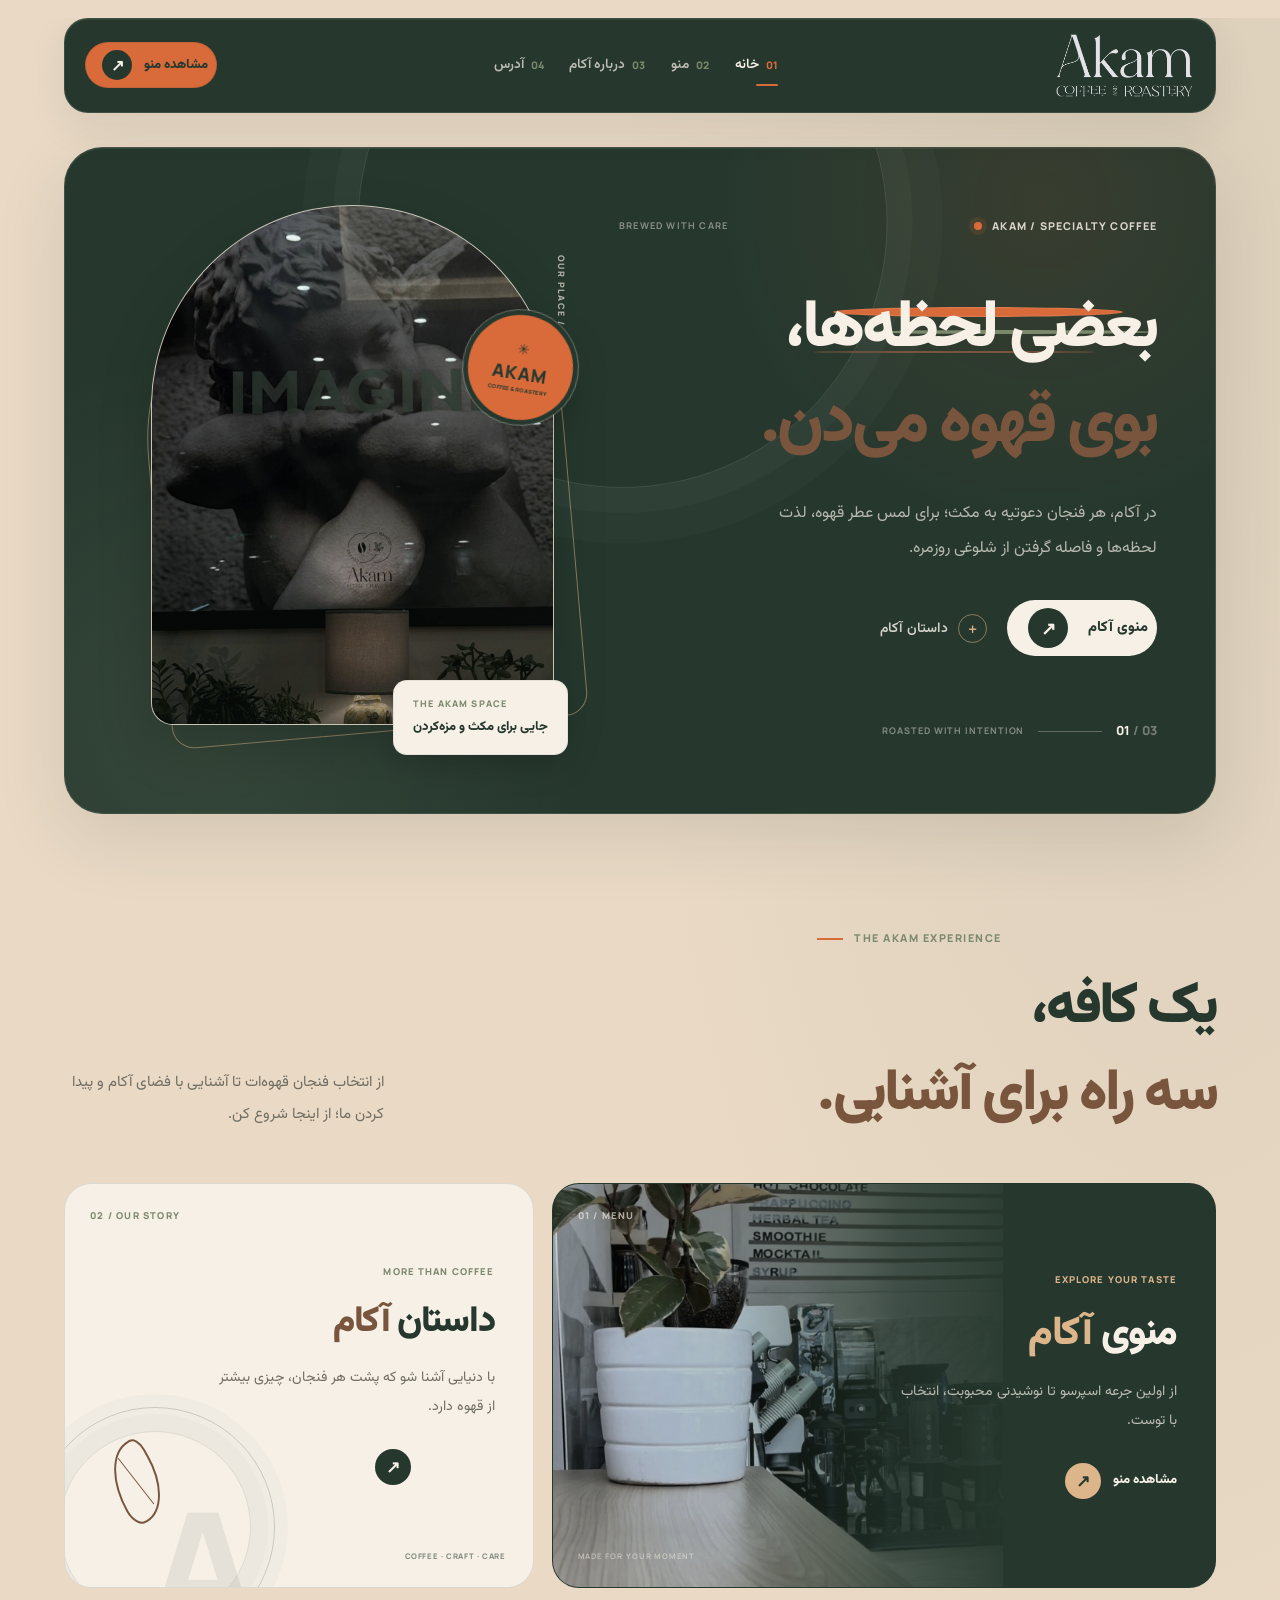
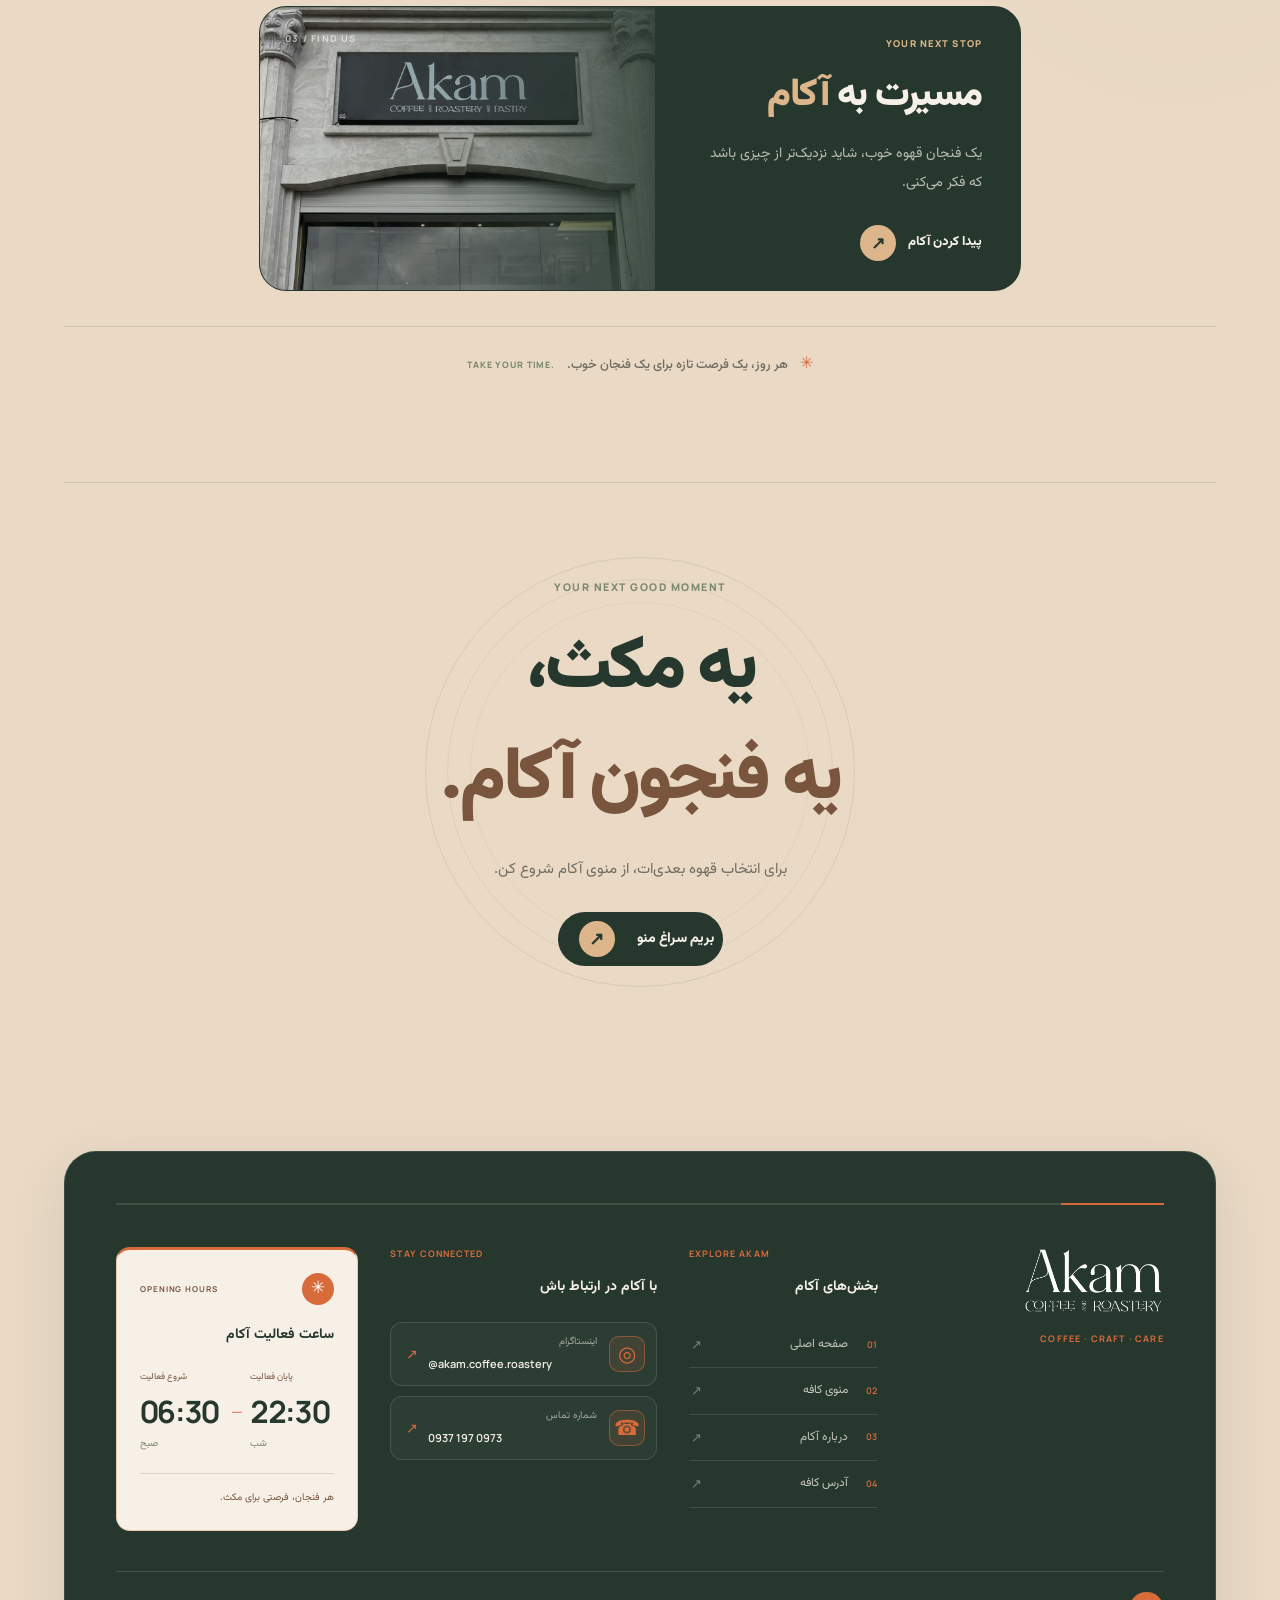
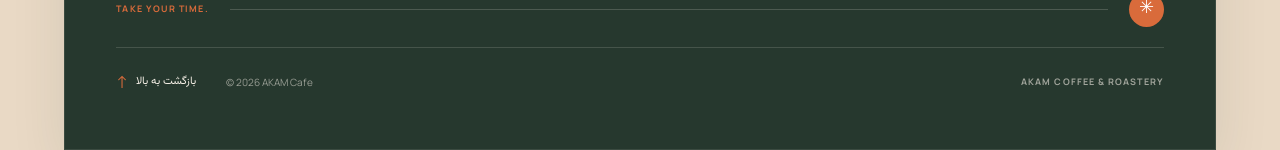
<file: index.html>
<!doctype html>
<html lang="fa" dir="rtl">
  <head>
    <meta charset="UTF-8" />

    <meta name="viewport" content="width=device-width, initial-scale=1.0" />

    <meta name="theme-color" content="#E9D9C5" />

    <meta
      name="description"
      content="به آکام خوش آمدید؛ تجربه‌ای متفاوت از قهوه و لحظه‌های خوب."
    />

    <title>آکام | AKAM Coffee</title>

    <!-- Font connection -->
    <link rel="preconnect" href="https://fonts.googleapis.com" />

    <link rel="preconnect" href="https://fonts.gstatic.com" crossorigin />

    <!-- Persian and English fonts -->
    <link
      href="https://fonts.googleapis.com/css2?family=Manrope:wght@200..800&family=Vazirmatn:wght@100..900&display=swap"
      rel="stylesheet"
    />

    <!-- Main stylesheet -->
    <link rel="stylesheet" href="styles/main.css" />

    <!-- Main JavaScript -->
    <script src="scripts/main.js" defer></script>
  </head>

  <body id="top">
    <div class="site-wrapper">
      <!-- Header -->

      <!-- Header -->
      <header class="site-header" id="home">
        <a class="brand" href="/" aria-label="آکام، صفحه اصلی">
          <img
            class="brand__logo"
            src="assets/images/akam-wordmark.png"
            alt="آکام، قهوه و رستری"
            width="551"
            height="261"
          />
        </a>

        <nav class="site-nav" id="primary-navigation" aria-label="منوی اصلی">
          <a class="site-nav__link site-nav__link--active" href="#home">
            <span class="site-nav__index">01</span>
            خانه
          </a>

          <a class="site-nav__link" href="pages/menu.html">
            <span class="site-nav__index">02</span>
            منو
          </a>

          <a class="site-nav__link" href="pages/about.html">
            <span class="site-nav__index">03</span>
            درباره آکام
          </a>

          <a class="site-nav__link" href="pages/location.html">
            <span class="site-nav__index">04</span>
            آدرس
          </a>
        </nav>

        <div class="site-header__actions">
          <a class="header-cta" href="pages/menu.html">
            <span>مشاهده منو</span>

            <span class="header-cta__icon" aria-hidden="true"> ↗&#xfe0e; </span>
          </a>

          <button
            class="menu-toggle"
            type="button"
            aria-label="باز کردن منو"
            aria-controls="primary-navigation"
            aria-expanded="false"
          >
            <span></span>
            <span></span>
          </button>
        </div>
      </header>

      <!-- Main content -->
      <main id="main-content">
        <!-- Hero section -->
        <!-- AKAM — HERO SECTION -->
        <section class="hero" aria-labelledby="hero-title">
          <!-- Hero content -->
          <div class="hero__content">
            <div class="hero__topline">
              <p class="hero__eyebrow">
                <span class="hero__eyebrow-dot"></span>
                AKAM / SPECIALTY COFFEE
              </p>

              <span class="hero__edition" dir="ltr"> BREWED WITH CARE </span>
            </div>

            <h1 class="hero__title" id="hero-title">
              بعضی لحظه‌ها،
              <span class="hero__title-accent"> بوی قهوه می‌دن. </span>
            </h1>

            <p class="hero__description">
              در آکام، هر فنجان دعوتیه به مکث؛ برای لمس عطر قهوه، لذت لحظه‌ها و
              فاصله گرفتن از شلوغی روزمره.
            </p>

            <div class="hero__actions">
              <a class="hero__primary-link" href="pages/menu.html">
                <span>منوی آکام</span>

                <span class="hero__primary-icon" aria-hidden="true">
                  ↗&#xfe0e;
                </span>
              </a>

              <a class="hero__secondary-link" href="pages/about.html">
                <span class="hero__secondary-icon" aria-hidden="true"> + </span>

                <span>داستان آکام</span>
              </a>
            </div>

            <div class="hero__footer">
              <span class="hero__counter" dir="ltr">
                01 <span>/ 03</span>
              </span>

              <span class="hero__footer-line"></span>

              <span class="hero__footer-label" dir="ltr">
                ROASTED WITH INTENTION
              </span>
            </div>
          </div>

          <!-- Hero image -->
          <figure class="hero__visual">
            <div class="hero__visual-backdrop"></div>

            <div class="hero__image-frame">
              <img
                src="assets/images/akam.jpg"
                alt="فضای داخلی کافه آکام، میز چوبی، گیاهان و تجهیزات آماده‌سازی قهوه"
                width="1155"
                height="2054"
                fetchpriority="high"
              />

              <div class="hero__image-overlay"></div>
            </div>

            <figcaption class="hero__image-caption">
              <span class="hero__caption-kicker" dir="ltr">
                THE AKAM SPACE
              </span>

              <span class="hero__caption-text"> جایی برای مکث و مزه‌کردن </span>
            </figcaption>

            <div class="hero__seal" aria-hidden="true">
              <span class="hero__seal-symbol">✳&#xfe0e;</span>

              <span class="hero__seal-name" dir="ltr"> AKAM </span>

              <span class="hero__seal-caption" dir="ltr">
                COFFEE & ROASTERY
              </span>
            </div>

            <span class="hero__visual-index" dir="ltr"> OUR PLACE / 01 </span>
          </figure>
        </section>

        <!-- AKAM — MAIN DESTINATIONS -->
        <section class="pathways" aria-labelledby="pathways-title">
          <header class="pathways__header" data-reveal>
            <div class="pathways__heading-group">
              <p class="pathways__eyebrow" dir="ltr">
                <span></span>
                THE AKAM EXPERIENCE
              </p>

              <h2 class="pathways__title" id="pathways-title">
                یک کافه،
                <span>سه راه برای آشنایی.</span>
              </h2>
            </div>

            <p class="pathways__intro">
              از انتخاب فنجان قهوه‌ات تا آشنایی با فضای آکام و پیدا کردن ما؛ از
              اینجا شروع کن.
            </p>
          </header>

          <div class="pathways__grid">
            <!-- 01 — MENU -->
            <a
              class="path-card path-card--menu"
              id="menu"
              href="pages/menu.html"
              data-reveal
            >
              <img
                class="path-card__image"
                src="assets/images/akam-interior.webp"
                alt=""
                width="1155"
                height="2054"
                loading="lazy"
                decoding="async"
              />

              <span class="path-card__image-shade"></span>

              <span class="path-card__index" dir="ltr"> 01 / MENU </span>

              <span class="path-card__content">
                <span class="path-card__eyebrow" dir="ltr">
                  EXPLORE YOUR TASTE
                </span>

                <h3 class="path-card__title">
                  منوی
                  <span>آکام</span>
                </h3>

                <span class="path-card__description">
                  از اولین جرعه اسپرسو تا نوشیدنی محبوبت، انتخاب با توست.
                </span>

                <span class="path-card__action">
                  <span>مشاهده منو</span>

                  <span class="path-card__arrow" aria-hidden="true">
                    ↗&#xfe0e;
                  </span>
                </span>
              </span>

              <span class="path-card__side-note" dir="ltr">
                MADE FOR YOUR MOMENT
              </span>
            </a>

            <!-- 02 — ABOUT AKAM -->
            <a
              class="path-card path-card--story"
              id="about"
              href="pages/about.html"
              data-reveal
            >
              <span class="path-card__story-art" aria-hidden="true">
                <span class="story-art__circle"></span>
                <span class="story-art__circle story-art__circle--inner"></span>
                <span class="story-art__bean"></span>
                <span class="story-art__letter" dir="ltr">A</span>
              </span>

              <span class="path-card__index" dir="ltr"> 02 / OUR STORY </span>

              <span class="path-card__content">
                <span class="path-card__eyebrow" dir="ltr">
                  MORE THAN COFFEE
                </span>

                <h3 class="path-card__title">
                  داستان
                  <span>آکام</span>
                </h3>

                <span class="path-card__description">
                  با دنیایی آشنا شو که پشت هر فنجان، چیزی بیشتر از قهوه دارد.
                </span>

                <span class="path-card__action">
                  <span>بیشتر بشناس</span>

                  <span class="path-card__arrow" aria-hidden="true">
                    ↗&#xfe0e;
                  </span>
                </span>
              </span>

              <span class="path-card__story-mark" dir="ltr">
                COFFEE · CRAFT · CARE
              </span>
            </a>

            <!-- 03 — LOCATION -->
            <a
              class="path-card path-card--location"
              id="location"
              href="pages/location.html"
              data-reveal
            >
              <img
                class="path-card__image"
                src="assets/images/akam-exterior.webp"
                alt=""
                width="928"
                height="1648"
                loading="lazy"
                decoding="async"
              />

              <span class="path-card__image-shade"></span>

              <span class="path-card__index" dir="ltr"> 03 / FIND US </span>

              <span class="path-card__content">
                <span class="path-card__eyebrow" dir="ltr">
                  YOUR NEXT STOP
                </span>

                <h3 class="path-card__title">
                  مسیرت به
                  <span>آکام</span>
                </h3>

                <span class="path-card__description">
                  یک فنجان قهوه خوب، شاید نزدیک‌تر از چیزی باشد که فکر می‌کنی.
                </span>

                <span class="path-card__action">
                  <span>پیدا کردن آکام</span>

                  <span class="path-card__arrow" aria-hidden="true">
                    ↗&#xfe0e;
                  </span>
                </span>
              </span>
            </a>
          </div>

          <div class="pathways__bottom-note" data-reveal>
            <span class="pathways__bottom-symbol" aria-hidden="true">
              ✳&#xfe0e;
            </span>

            <p>هر روز، یک فرصت تازه برای یک فنجان خوب.</p>

            <span class="pathways__bottom-en" dir="ltr"> TAKE YOUR TIME. </span>
          </div>
        </section>

        <!-- AKAM — FINAL CALL TO ACTION -->
        <section
          class="home-note"
          aria-labelledby="home-note-title"
          data-reveal
        >
          <div class="home-note__ornament" aria-hidden="true">
            <span></span>
            <span></span>
            <span></span>
          </div>

          <p class="home-note__eyebrow" dir="ltr">YOUR NEXT GOOD MOMENT</p>

          <h2 class="home-note__title" id="home-note-title">
            یه مکث،
            <span>یه فنجون آکام.</span>
          </h2>

          <p class="home-note__description">
            برای انتخاب قهوه بعدی‌ات، از منوی آکام شروع کن.
          </p>

          <a class="home-note__button" href="pages/menu.html">
            <span>بریم سراغ منو</span>
            <span aria-hidden="true">↗&#xfe0e;</span>
          </a>
        </section>
      </main>

      <!-- Footer will be added in a later step -->

      <!-- AKAM — FOOTER -->

      <!-- =========================================
     AKAM — REDESIGNED SHARED FOOTER
========================================= -->

      <footer class="site-footer site-footer--full akam-footer">
        <!-- Orange brand accent -->
        <div class="akam-footer__accent" aria-hidden="true">
          <span></span>
        </div>

        <!-- Main footer grid -->
        <div class="akam-footer__main">
          <!-- 01. Brand -->
          <div class="akam-footer__brand">
            <a
              class="akam-footer__logo-link"
              href="/index.html"
              aria-label="صفحه اصلی آکام"
            >
              <img
                class="akam-footer__logo"
                src="assets/images/akam-wordmark.png"
                alt="آکام، قهوه و رستری"
                width="551"
                height="261"
                loading="lazy"
                decoding="async"
              />
            </a>

            <span class="akam-footer__brand-english" dir="ltr">
              COFFEE · CRAFT · CARE
            </span>
          </div>

          <!-- 02. Website navigation -->
          <nav class="akam-footer__nav" aria-label="پیوندهای سایت">
            <span class="akam-footer__eyebrow" dir="ltr"> EXPLORE AKAM </span>

            <h2 class="akam-footer__section-title">بخش‌های آکام</h2>

            <div class="akam-footer__nav-links">
              <a href="index.html">
                <span class="akam-footer__nav-index">01</span>
                <span class="akam-footer__nav-text">صفحه اصلی</span>
                <span class="akam-footer__nav-arrow" aria-hidden="true"
                  >↗&#xfe0e;</span
                >
              </a>

              <a href="pages/menu.html">
                <span class="akam-footer__nav-index">02</span>
                <span class="akam-footer__nav-text">منوی کافه</span>
                <span class="akam-footer__nav-arrow" aria-hidden="true"
                  >↗&#xfe0e;</span
                >
              </a>

              <a href="pages/about.html">
                <span class="akam-footer__nav-index">03</span>
                <span class="akam-footer__nav-text">درباره آکام</span>
                <span class="akam-footer__nav-arrow" aria-hidden="true"
                  >↗&#xfe0e;</span
                >
              </a>

              <a href="pages/location.html">
                <span class="akam-footer__nav-index">04</span>
                <span class="akam-footer__nav-text">آدرس کافه</span>
                <span class="akam-footer__nav-arrow" aria-hidden="true"
                  >↗&#xfe0e;</span
                >
              </a>
            </div>
          </nav>

          <!-- 03. Contact -->
          <div class="akam-footer__contact">
            <span class="akam-footer__eyebrow" dir="ltr"> STAY CONNECTED </span>

            <h2 class="akam-footer__section-title">با آکام در ارتباط باش</h2>

            <!-- Instagram -->
            <a
              class="akam-footer__contact-link"
              href="https://www.instagram.com/akam.coffee.roastery/"
              target="_blank"
              rel="noopener noreferrer"
              aria-label="صفحه اینستاگرام آکام"
            >
              <span class="akam-footer__contact-icon" aria-hidden="true">
                ◎
              </span>

              <span class="akam-footer__contact-text">
                <span class="akam-footer__contact-label"> اینستاگرام </span>

                <span class="akam-footer__contact-value" dir="ltr">
                  @akam.coffee.roastery
                </span>
              </span>

              <span class="akam-footer__contact-arrow" aria-hidden="true">
                ↗&#xfe0e;
              </span>
            </a>

            <!-- Phone -->
            <a
              class="akam-footer__contact-link"
              href="tel:+989301970973"
              aria-label="تماس تلفنی با آکام"
            >
              <span class="akam-footer__contact-icon" aria-hidden="true">
                ☎&#xfe0e;
              </span>

              <span class="akam-footer__contact-text">
                <span class="akam-footer__contact-label"> شماره تماس </span>

                <span class="akam-footer__contact-value" dir="ltr">
                  0937 197 0973
                </span>
              </span>

              <span class="akam-footer__contact-arrow" aria-hidden="true">
                ↗&#xfe0e;
              </span>
            </a>
          </div>

          <!-- 04. Opening hours -->
          <section
            class="akam-footer__hours"
            aria-labelledby="akam-footer-hours-title"
          >
            <div class="akam-footer__hours-header">
              <span class="akam-footer__hours-mark" aria-hidden="true">
                ✳&#xfe0e;
              </span>

              <span class="akam-footer__hours-label" dir="ltr">
                OPENING HOURS
              </span>
            </div>

            <h2 class="akam-footer__hours-title" id="akam-footer-hours-title">
              ساعت فعالیت آکام
            </h2>

            <div class="akam-footer__hours-range" dir="ltr">
              <div class="akam-footer__hours-time">
                <span class="akam-footer__hours-time-label" dir="rtl">
                  شروع فعالیت
                </span>

                <time datetime="06:30">06:30</time>

                <span class="akam-footer__hours-period" dir="rtl"> صبح </span>
              </div>

              <span class="akam-footer__hours-separator" aria-hidden="true">
                —
              </span>

              <div class="akam-footer__hours-time">
                <span class="akam-footer__hours-time-label" dir="rtl">
                  پایان فعالیت
                </span>

                <time datetime="22:30">22:30</time>

                <span class="akam-footer__hours-period" dir="rtl"> شب </span>
              </div>
            </div>

            <div class="akam-footer__hours-bottom">
              هر فنجان، فرصتی برای مکث.
            </div>
          </section>
        </div>

        <!-- Brand signature -->
        <div class="akam-footer__signature">
          <span class="akam-footer__signature-symbol" aria-hidden="true">
            ✳&#xfe0e;
          </span>

          <span class="akam-footer__signature-line" aria-hidden="true"></span>

          <span class="akam-footer__signature-english" dir="ltr">
            TAKE YOUR TIME.
          </span>
        </div>

        <!-- Bottom strip -->
        <div class="akam-footer__bottom">
          <span class="akam-footer__bottom-brand" dir="ltr">
            AKAM COFFEE &amp; ROASTERY
          </span>

          <div class="akam-footer__bottom-actions">
            <span class="akam-footer__copyright" dir="ltr">
              © <span data-current-year>2026</span> AKAM Cafe
            </span>

            <a class="akam-footer__back-top" href="#top">
              بازگشت به بالا
              <span aria-hidden="true">↑&#xfe0e;</span>
            </a>
          </div>
        </div>
      </footer>
    </div>
  </body>
</html>
</file>
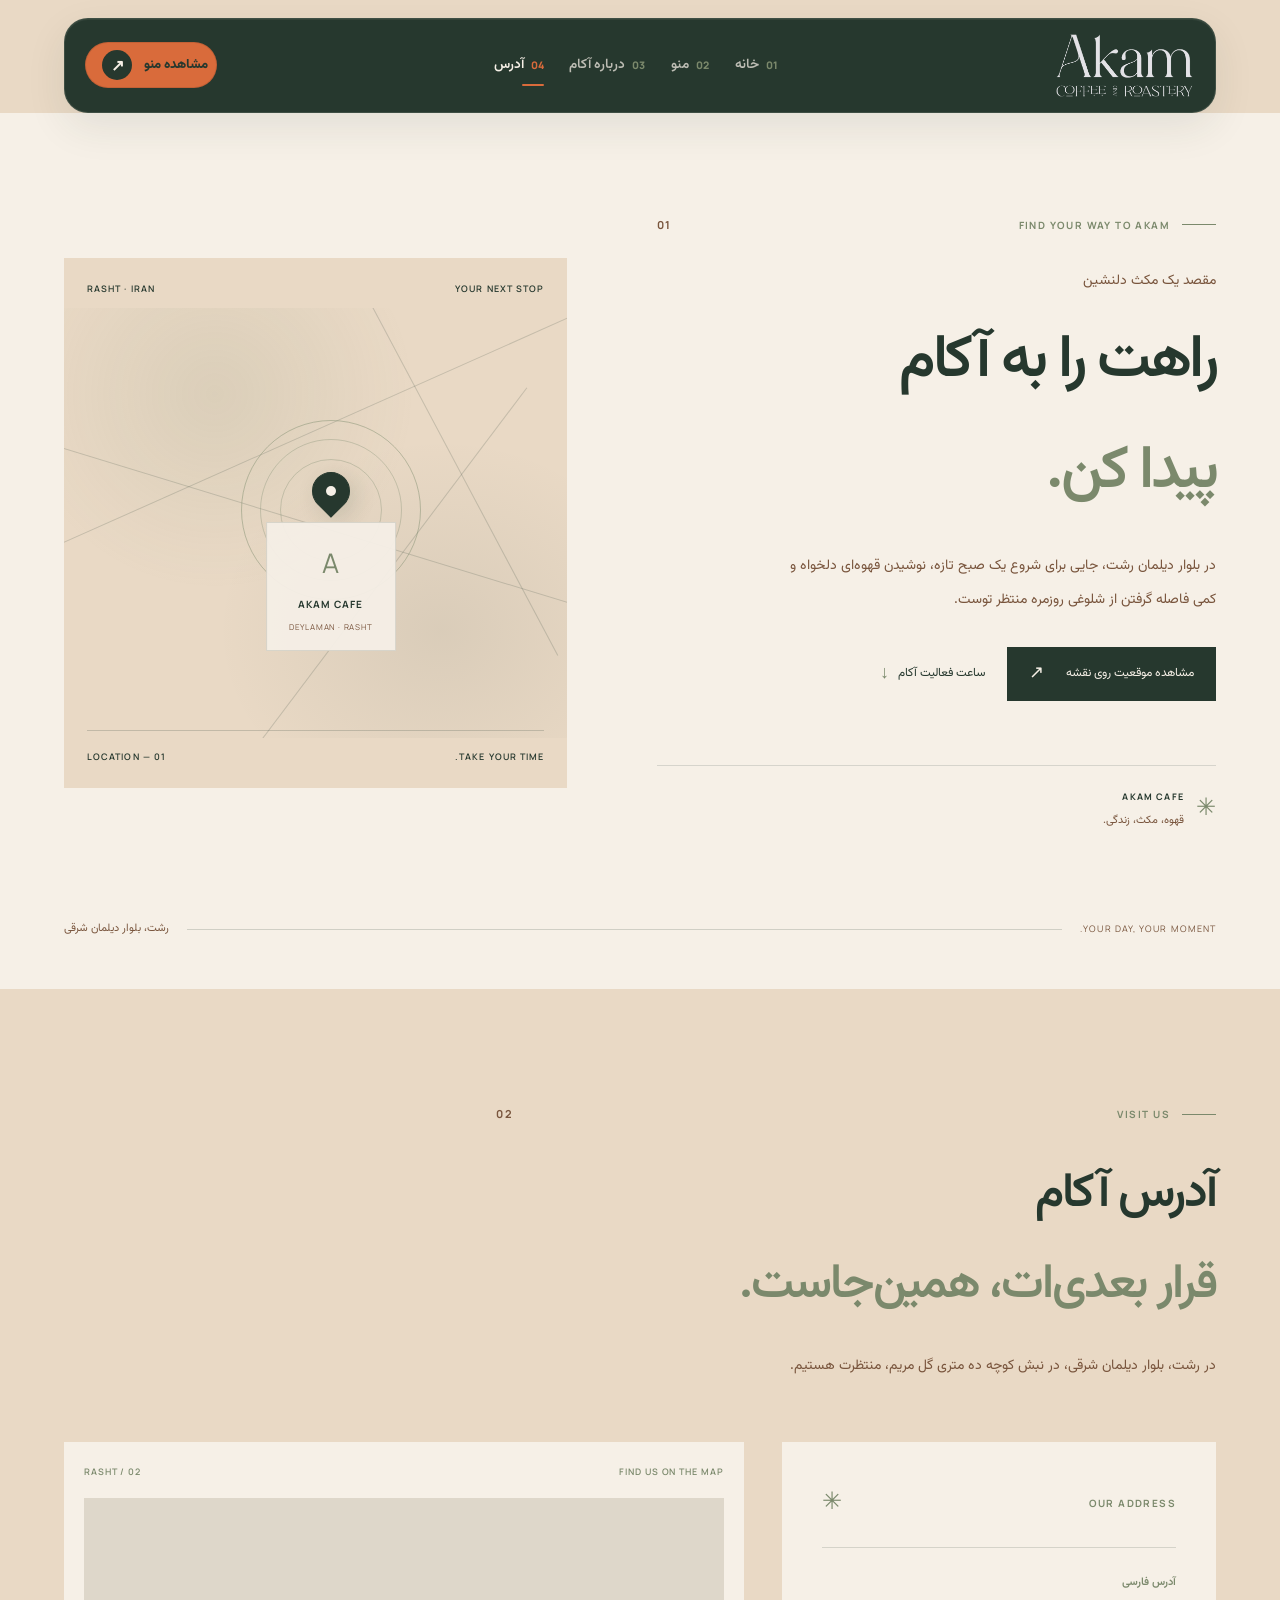
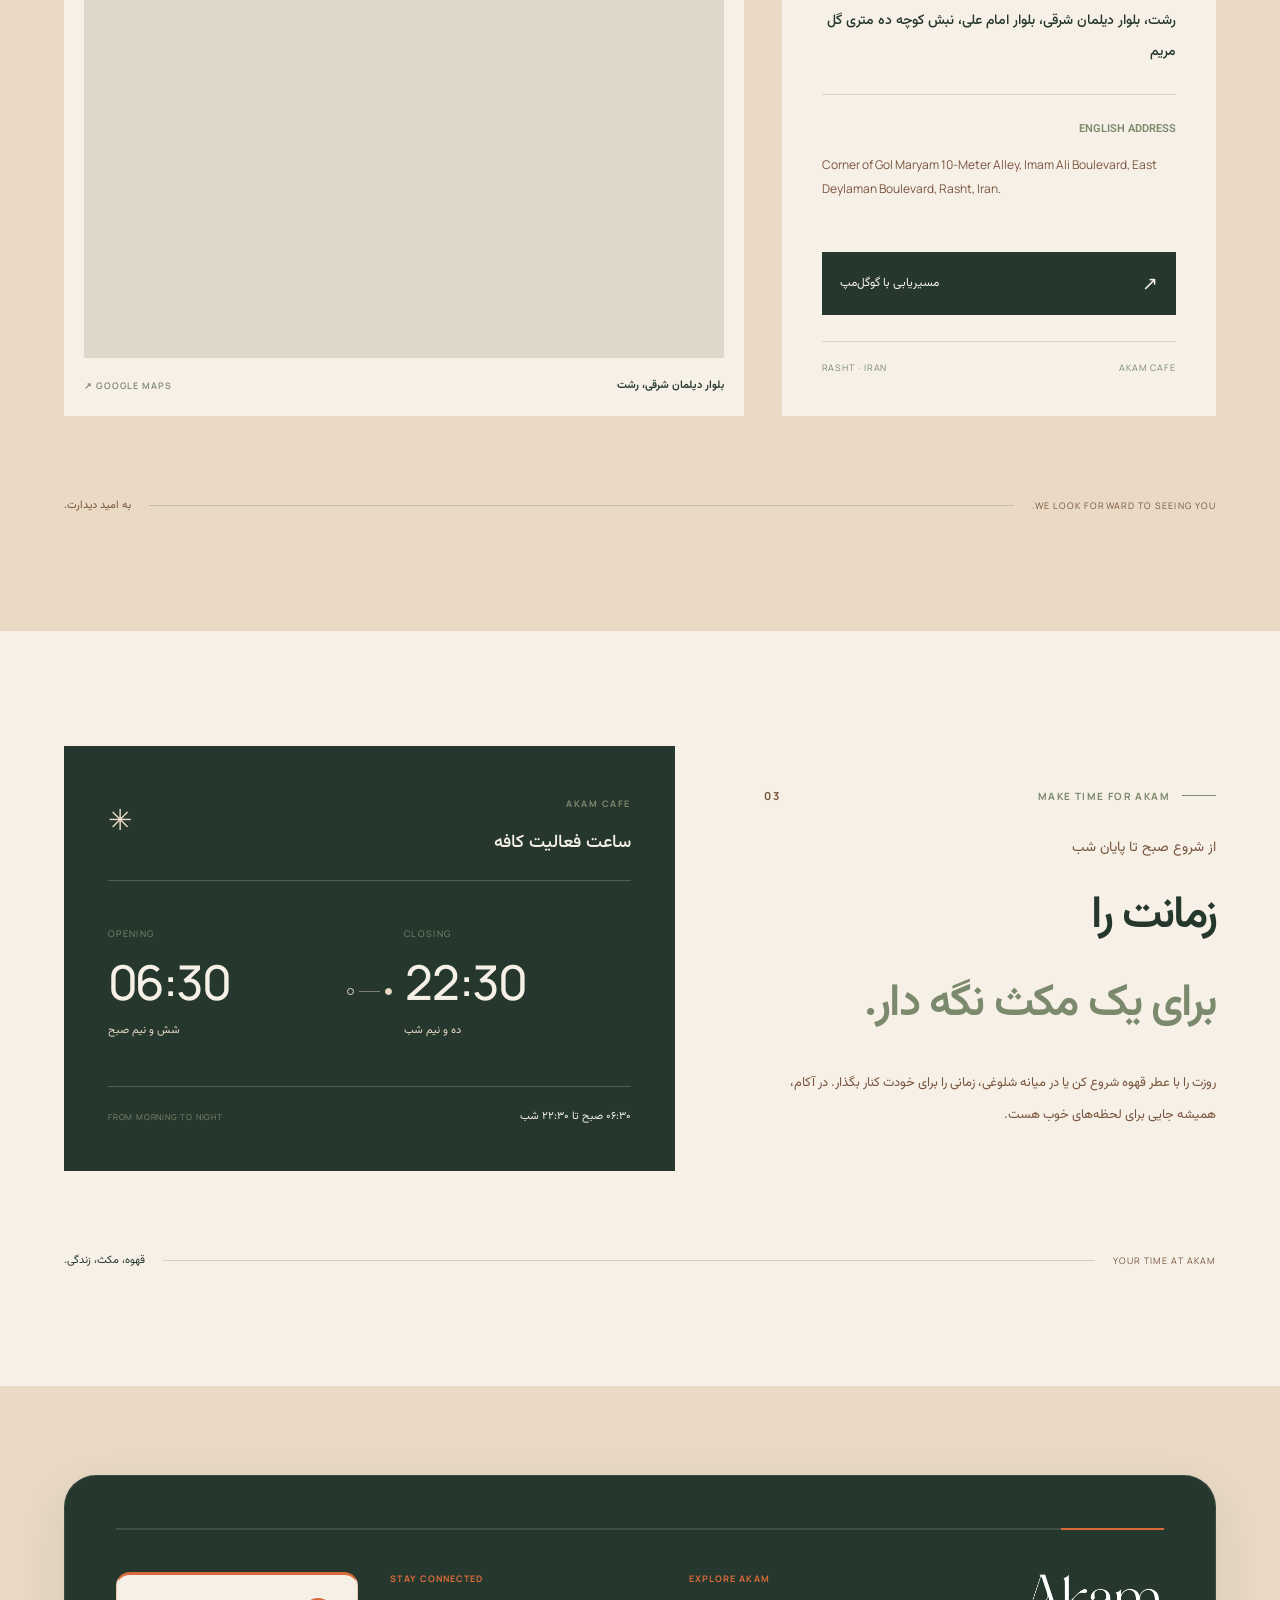
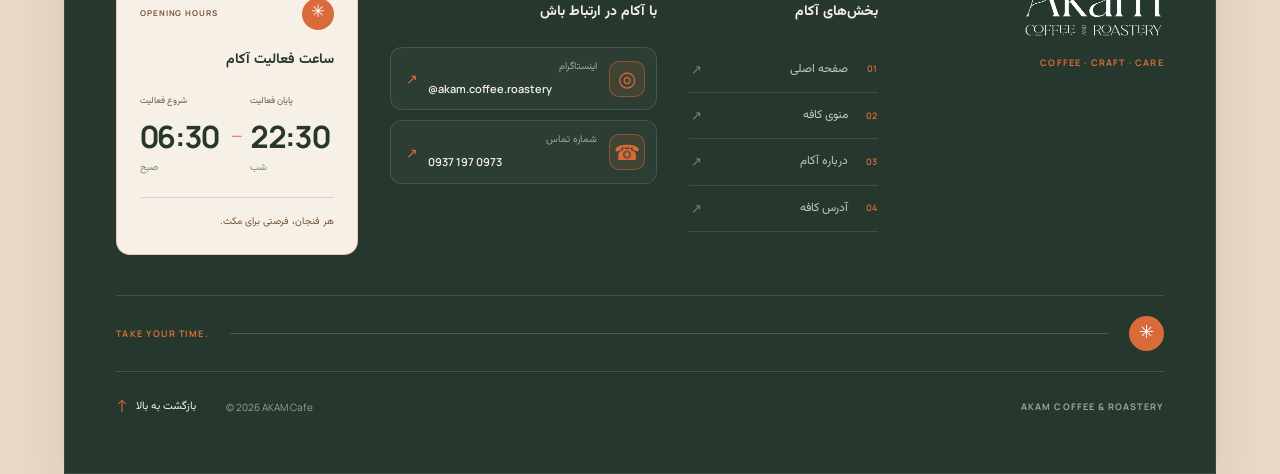
<file: pages/location.html>
<!doctype html>
<html lang="fa" dir="rtl">
  <head>
    <meta charset="UTF-8" />
    <meta name="viewport" content="width=device-width, initial-scale=1.0" />

    <title>آدرس و موقعیت آکام | AKAM Cafe</title>

    <meta
      name="description"
      content="آدرس آکام کافه در رشت، بلوار دیلمان شرقی، بلوار امام علی، نبش کوچه ده متری گل مریم. مشاهده موقعیت و ساعت فعالیت آکام."
    />

    <meta name="theme-color" content="#F6F0E7" />

    <link rel="preconnect" href="https://fonts.googleapis.com" />
    <link rel="preconnect" href="https://fonts.gstatic.com" crossorigin />

    <link
      href="https://fonts.googleapis.com/css2?family=Manrope:wght@400;500;600;700&family=Vazirmatn:wght@300;400;500;600;700&display=swap"
      rel="stylesheet"
    />

    <!-- Shared styles -->
    <link rel="stylesheet" href="../styles/main.css" />

    <!-- Location page styles -->
    <link rel="stylesheet" href="../styles/location.css" />
  </head>

  <body id="top">
    <!-- ================================
       HEADER
  ================================= -->

    <header class="site-header" id="home">
      <a class="brand" href="../index.html" aria-label="آکام، صفحه اصلی">
        <img
          class="brand__logo"
          src="../assets/images/akam-wordmark.png"
          alt="آکام، قهوه و رستری"
          width="551"
          height="261"
        />
      </a>

      <nav class="site-nav" id="primary-navigation" aria-label="منوی اصلی">
        <a class="site-nav__link" href="../index.html">
          <span class="site-nav__index">01</span>
          خانه
        </a>

        <a class="site-nav__link" href="menu.html">
          <span class="site-nav__index">02</span>
          منو
        </a>

        <a class="site-nav__link" href="about.html">
          <span class="site-nav__index">03</span>
          درباره آکام
        </a>

        <a
          class="site-nav__link site-nav__link--active"
          href="location.html"
          aria-current="page"
        >
          <span class="site-nav__index">04</span>
          آدرس
        </a>
      </nav>

      <div class="site-header__actions">
        <a class="header-cta" href="menu.html">
          <span>مشاهده منو</span>
          <span class="header-cta__icon" aria-hidden="true">↗&#xfe0e;</span>
        </a>

        <button
          class="menu-toggle"
          type="button"
          aria-label="باز کردن منو"
          aria-controls="primary-navigation"
          aria-expanded="false"
        >
          <span></span>
          <span></span>
        </button>
      </div>
    </header>

    <!-- ================================
       MAIN CONTENT
       سکشن‌های صفحه آدرس اینجا قرار می‌گیرند
  ================================= -->

    <main id="main-content">
      <!-- SECTION 01: LOCATION HERO -->
      <section class="location-hero" aria-labelledby="location-hero-title">
        <div class="location-hero__container">
          <div class="location-hero__content">
            <div class="location-hero__eyebrow">
              <span class="location-hero__eyebrow-line"></span>
              <span>FIND YOUR WAY TO AKAM</span>
              <span class="location-hero__number">01</span>
            </div>

            <p class="location-hero__overline">مقصد یک مکث دلنشین</p>

            <h1 id="location-hero-title">
              راهت را به آکام
              <span>پیدا کن.</span>
            </h1>

            <p class="location-hero__description">
              در بلوار دیلمان رشت، جایی برای شروع یک صبح تازه، نوشیدن قهوه‌ای
              دلخواه و کمی فاصله گرفتن از شلوغی روزمره منتظر توست.
            </p>

            <div class="location-hero__actions">
              <a
                class="location-hero__map-link"
                href="https://maps.app.goo.gl/DhcDyHW9h1q4a7hy5"
                target="_blank"
                rel="noopener noreferrer"
                aria-label="مشاهده موقعیت آکام در گوگل مپ"
              >
                <span>مشاهده موقعیت روی نقشه</span>
                <span class="location-hero__map-icon" aria-hidden="true"
                  >↗&#xfe0e;</span
                >
              </a>

              <a class="location-hero__hours-link" href="#location-hours">
                ساعت فعالیت آکام
                <span aria-hidden="true">↓&#xfe0e;</span>
              </a>
            </div>

            <div class="location-hero__signature">
              <span class="location-hero__signature-mark" aria-hidden="true"
                >✳&#xfe0e;</span
              >

              <div class="location-hero__signature-text">
                <span>AKAM CAFE</span>
                <span>قهوه، مکث، زندگی.</span>
              </div>
            </div>
          </div>

          <div class="location-hero__visual" aria-hidden="true">
            <div class="location-hero__visual-top">
              <span>YOUR NEXT STOP</span>
              <span>RASHT · IRAN</span>
            </div>

            <div class="location-hero__map-art">
              <span class="location-hero__road location-hero__road--one"></span>
              <span class="location-hero__road location-hero__road--two"></span>
              <span
                class="location-hero__road location-hero__road--three"
              ></span>
              <span
                class="location-hero__road location-hero__road--four"
              ></span>

              <span class="location-hero__map-ring"></span>

              <span class="location-hero__map-marker">
                <span></span>
              </span>

              <div class="location-hero__map-label">
                <span class="location-hero__map-label-mark">A</span>
                <span class="location-hero__map-label-name">AKAM CAFE</span>
                <span class="location-hero__map-label-place">
                  DEYLAMAN · RASHT
                </span>
              </div>
            </div>

            <div class="location-hero__visual-bottom">
              <span>TAKE YOUR TIME.</span>
              <span>01 — LOCATION</span>
            </div>
          </div>
        </div>

        <div class="location-hero__bottom">
          <span>YOUR DAY, YOUR MOMENT.</span>
          <span class="location-hero__bottom-line"></span>
          <span>رشت، بلوار دیلمان شرقی</span>
        </div>
      </section>

      <!-- SECTION 02: ADDRESS & GOOGLE MAP -->
      <section
        class="location-address"
        id="location-address"
        aria-labelledby="location-address-title"
      >
        <div class="location-address__container">
          <!-- Section heading -->
          <div class="location-address__header">
            <div class="location-address__eyebrow">
              <span class="location-address__eyebrow-line"></span>
              <span>VISIT US</span>
              <span class="location-address__number">02</span>
            </div>

            <h2 id="location-address-title">
              آدرس آکام
              <span>قرار بعدی‌ات، همین‌جاست.</span>
            </h2>

            <p class="location-address__intro">
              در رشت، بلوار دیلمان شرقی، در نبش کوچه ده متری گل مریم، منتظرت
              هستیم.
            </p>
          </div>

          <!-- Address and map -->
          <div class="location-address__grid">
            <!-- Address information -->
            <div class="location-address__info">
              <div class="location-address__info-top">
                <span class="location-address__info-label"> OUR ADDRESS </span>

                <span class="location-address__info-symbol" aria-hidden="true">
                  ✳&#xfe0e;
                </span>
              </div>

              <!-- Persian address -->
              <div class="location-address__address-block">
                <span class="location-address__language"> آدرس فارسی </span>

                <address class="location-address__persian" dir="rtl">
                  رشت، بلوار دیلمان شرقی، بلوار امام علی، نبش کوچه ده متری گل
                  مریم
                </address>
              </div>

              <div class="location-address__divider"></div>

              <!-- English address -->
              <div class="location-address__address-block">
                <span class="location-address__language">
                  ENGLISH ADDRESS
                </span>

                <address class="location-address__english" dir="ltr">
                  Corner of Gol Maryam 10-Meter Alley, Imam Ali Boulevard, East
                  Deylaman Boulevard, Rasht, Iran.
                </address>
              </div>

              <!-- Directions link -->
              <a
                class="location-address__directions"
                href="https://maps.app.goo.gl/DhcDyHW9h1q4a7hy5"
                target="_blank"
                rel="noopener noreferrer"
                aria-label="مسیریابی به آکام در گوگل‌مپ"
              >
                <span
                  class="location-address__directions-icon"
                  aria-hidden="true"
                >
                  ↗&#xfe0e;
                </span>

                <span>مسیریابی با گوگل‌مپ</span>
              </a>

              <div class="location-address__info-footer">
                <span>AKAM CAFE</span>
                <span>RASHT · IRAN</span>
              </div>
            </div>

            <!-- Actual Google Maps embed -->
            <div class="location-address__map">
              <div class="location-address__map-top">
                <span>FIND US ON THE MAP</span>
                <span>RASHT / 02</span>
              </div>

              <div class="location-address__map-frame">
                <iframe
                  src="https://maps.google.com/maps?q=37.306356%2C49.601394&z=16&output=embed"
                  title="نقشه موقعیت آکام کافه در رشت"
                  loading="lazy"
                  referrerpolicy="no-referrer-when-downgrade"
                  allowfullscreen
                ></iframe>
              </div>

              <div class="location-address__map-caption">
                <span>بلوار دیلمان شرقی، رشت</span>
                <span>GOOGLE MAPS ↗&#xfe0e;</span>
              </div>
            </div>
          </div>

          <div class="location-address__bottom">
            <span>WE LOOK FORWARD TO SEEING YOU.</span>
            <span class="location-address__bottom-line"></span>
            <span>به امید دیدارت.</span>
          </div>
        </div>
      </section>

      <!-- SECTION 03: LOCATION OPENING HOURS -->
      <section
        class="location-hours"
        id="location-hours"
        aria-labelledby="location-hours-title"
      >
        <div class="location-hours__container">
          <!-- Section introduction -->
          <div class="location-hours__intro">
            <div class="location-hours__eyebrow">
              <span class="location-hours__eyebrow-line"></span>
              <span>MAKE TIME FOR AKAM</span>
              <span class="location-hours__number">03</span>
            </div>

            <p class="location-hours__overline">از شروع صبح تا پایان شب</p>

            <h2 id="location-hours-title">
              زمانت را
              <span>برای یک مکث نگه دار.</span>
            </h2>

            <p class="location-hours__description">
              روزت را با عطر قهوه شروع کن یا در میانه شلوغی، زمانی را برای خودت
              کنار بگذار. در آکام، همیشه جایی برای لحظه‌های خوب هست.
            </p>
          </div>

          <!-- Opening hours card -->
          <div class="location-hours__card">
            <div class="location-hours__card-header">
              <div>
                <span class="location-hours__card-label"> AKAM CAFE </span>

                <h3>ساعت فعالیت کافه</h3>
              </div>

              <span class="location-hours__symbol" aria-hidden="true">
                ✳&#xfe0e;
              </span>
            </div>

            <div class="location-hours__schedule" dir="ltr">
              <!-- Opening time -->
              <div class="location-hours__time-block">
                <span class="location-hours__time-label"> OPENING </span>

                <time class="location-hours__time" datetime="06:30">
                  06:30
                </time>

                <span class="location-hours__time-detail" dir="rtl">
                  شش و نیم صبح
                </span>
              </div>

              <div class="location-hours__connector" aria-hidden="true">
                <span class="location-hours__connector-dot"></span>
                <span class="location-hours__connector-line"></span>
                <span class="location-hours__connector-dot"></span>
              </div>

              <!-- Closing time -->
              <div class="location-hours__time-block">
                <span class="location-hours__time-label"> CLOSING </span>

                <time class="location-hours__time" datetime="22:30">
                  22:30
                </time>

                <span class="location-hours__time-detail" dir="rtl">
                  ده و نیم شب
                </span>
              </div>
            </div>

            <div class="location-hours__card-footer">
              <span class="location-hours__footer-persian">
                ۰۶:۳۰ صبح تا ۲۲:۳۰ شب
              </span>

              <span class="location-hours__footer-english">
                FROM MORNING TO NIGHT
              </span>
            </div>
          </div>
        </div>

        <!-- Closing signature -->
        <div class="location-hours__bottom">
          <span>YOUR TIME AT AKAM</span>

          <span class="location-hours__bottom-line"></span>

          <span>قهوه، مکث، زندگی.</span>
        </div>
      </section>
    </main>

    <!-- ================================
       FOOTER
  ================================= -->

    <!-- =========================================
     AKAM — REDESIGNED SHARED FOOTER
========================================= -->

    <footer class="site-footer site-footer--full akam-footer">
      <!-- Orange brand accent -->
      <div class="akam-footer__accent" aria-hidden="true">
        <span></span>
      </div>

      <!-- Main footer grid -->
      <div class="akam-footer__main">
        <!-- 01. Brand -->
        <div class="akam-footer__brand">
          <a
            class="akam-footer__logo-link"
            href="/index.html"
            aria-label="صفحه اصلی آکام"
          >
            <img
              class="akam-footer__logo"
              src="../assets/images/akam-wordmark.png"
              alt="آکام، قهوه و رستری"
              width="551"
              height="261"
              loading="lazy"
              decoding="async"
            />
          </a>

          <span class="akam-footer__brand-english" dir="ltr">
            COFFEE · CRAFT · CARE
          </span>
        </div>

        <!-- 02. Website navigation -->
        <nav class="akam-footer__nav" aria-label="پیوندهای سایت">
          <span class="akam-footer__eyebrow" dir="ltr"> EXPLORE AKAM </span>

          <h2 class="akam-footer__section-title">بخش‌های آکام</h2>

          <div class="akam-footer__nav-links">
            <a href="../index.html">
              <span class="akam-footer__nav-index">01</span>
              <span class="akam-footer__nav-text">صفحه اصلی</span>
              <span class="akam-footer__nav-arrow" aria-hidden="true"
                >↗&#xfe0e;</span
              >
            </a>

            <a href="menu.html">
              <span class="akam-footer__nav-index">02</span>
              <span class="akam-footer__nav-text">منوی کافه</span>
              <span class="akam-footer__nav-arrow" aria-hidden="true"
                >↗&#xfe0e;</span
              >
            </a>

            <a href="about.html">
              <span class="akam-footer__nav-index">03</span>
              <span class="akam-footer__nav-text">درباره آکام</span>
              <span class="akam-footer__nav-arrow" aria-hidden="true"
                >↗&#xfe0e;</span
              >
            </a>

            <a href="location.html">
              <span class="akam-footer__nav-index">04</span>
              <span class="akam-footer__nav-text">آدرس کافه</span>
              <span class="akam-footer__nav-arrow" aria-hidden="true"
                >↗&#xfe0e;</span
              >
            </a>
          </div>
        </nav>

        <!-- 03. Contact -->
        <div class="akam-footer__contact">
          <span class="akam-footer__eyebrow" dir="ltr"> STAY CONNECTED </span>

          <h2 class="akam-footer__section-title">با آکام در ارتباط باش</h2>

          <!-- Instagram -->
          <a
            class="akam-footer__contact-link"
            href="https://www.instagram.com/akam.coffee.roastery/"
            target="_blank"
            rel="noopener noreferrer"
            aria-label="صفحه اینستاگرام آکام"
          >
            <span class="akam-footer__contact-icon" aria-hidden="true">
              ◎
            </span>

            <span class="akam-footer__contact-text">
              <span class="akam-footer__contact-label"> اینستاگرام </span>

              <span class="akam-footer__contact-value" dir="ltr">
                @akam.coffee.roastery
              </span>
            </span>

            <span class="akam-footer__contact-arrow" aria-hidden="true">
              ↗&#xfe0e;
            </span>
          </a>

          <!-- Phone -->
          <a
            class="akam-footer__contact-link"
            href="tel:+989301970973"
            aria-label="تماس تلفنی با آکام"
          >
            <span class="akam-footer__contact-icon" aria-hidden="true">
              ☎&#xfe0e;
            </span>

            <span class="akam-footer__contact-text">
              <span class="akam-footer__contact-label"> شماره تماس </span>

              <span class="akam-footer__contact-value" dir="ltr">
                0937 197 0973
              </span>
            </span>

            <span class="akam-footer__contact-arrow" aria-hidden="true">
              ↗&#xfe0e;
            </span>
          </a>
        </div>

        <!-- 04. Opening hours -->
        <section
          class="akam-footer__hours"
          aria-labelledby="akam-footer-hours-title"
        >
          <div class="akam-footer__hours-header">
            <span class="akam-footer__hours-mark" aria-hidden="true">
              ✳&#xfe0e;
            </span>

            <span class="akam-footer__hours-label" dir="ltr">
              OPENING HOURS
            </span>
          </div>

          <h2 class="akam-footer__hours-title" id="akam-footer-hours-title">
            ساعت فعالیت آکام
          </h2>

          <div class="akam-footer__hours-range" dir="ltr">
            <div class="akam-footer__hours-time">
              <span class="akam-footer__hours-time-label" dir="rtl">
                شروع فعالیت
              </span>

              <time datetime="06:30">06:30</time>

              <span class="akam-footer__hours-period" dir="rtl"> صبح </span>
            </div>

            <span class="akam-footer__hours-separator" aria-hidden="true">
              —
            </span>

            <div class="akam-footer__hours-time">
              <span class="akam-footer__hours-time-label" dir="rtl">
                پایان فعالیت
              </span>

              <time datetime="22:30">22:30</time>

              <span class="akam-footer__hours-period" dir="rtl"> شب </span>
            </div>
          </div>

          <div class="akam-footer__hours-bottom">هر فنجان، فرصتی برای مکث.</div>
        </section>
      </div>

      <!-- Brand signature -->
      <div class="akam-footer__signature">
        <span class="akam-footer__signature-symbol" aria-hidden="true">
          ✳&#xfe0e;
        </span>

        <span class="akam-footer__signature-line" aria-hidden="true"></span>

        <span class="akam-footer__signature-english" dir="ltr">
          TAKE YOUR TIME.
        </span>
      </div>

      <!-- Bottom strip -->
      <div class="akam-footer__bottom">
        <span class="akam-footer__bottom-brand" dir="ltr">
          AKAM COFFEE &amp; ROASTERY
        </span>

        <div class="akam-footer__bottom-actions">
          <span class="akam-footer__copyright" dir="ltr">
            © <span data-current-year>2026</span> AKAM Cafe
          </span>

          <a class="akam-footer__back-top" href="#top">
            بازگشت به بالا
            <span aria-hidden="true">↑&#xfe0e;</span>
          </a>
        </div>
      </div>
    </footer>

    <!-- Shared JavaScript -->
    <script src="/scripts/main.js" defer></script>
  </body>
</html>
</file>
<file: styles/main.css>
/* ========================================
   AKAM CAFE — DESIGN SYSTEM
   Base styles & responsive foundation
======================================== */


/* 1. DESIGN TOKENS */

:root {
    /* Brand colors */
    --color-cream: #E9D9C5;
    --color-cream-light: #F6F0E7;
    --color-green: #26382E;
    --color-olive: #7B896C;
    --color-brown: #79553D;
    --color-accent: #D96B3B;

    /* Text colors */
    --color-text: #26382E;
    --color-text-muted: #706D62;
    --color-white: #FFFFFF;

    /* Surface & borders */
    --color-border: rgba(38, 56, 46, 0.14);
    --color-green-soft: rgba(38, 56, 46, 0.06);

    /* Typography */
    --font-persian: "Vazirmatn", sans-serif;
    --font-english: "Manrope", sans-serif;

    /* Layout */
    --container-width: 1200px;
    --page-gutter: clamp(20px, 5vw, 64px);

    /* Spacing */
    --space-xs: 8px;
    --space-sm: 16px;
    --space-md: 24px;
    --space-lg: 40px;
    --space-xl: 64px;

    /* Corners */
    --radius-sm: 12px;
    --radius-md: 22px;
    --radius-lg: 32px;

    /* Shadows */
    --shadow-soft:
        0 12px 40px rgba(38, 56, 46, 0.07);

    /* Motion */
    --transition-fast: 180ms ease;
    --transition-normal: 300ms ease;
}


/* 2. RESET & BASE */

*,
*::before,
*::after {
    box-sizing: border-box;
}

html {
    direction: rtl;
    scroll-behavior: smooth;
    scroll-padding-top: 24px;
    -webkit-text-size-adjust: 100%;
}

body {
    margin: 0;
    min-width: 320px;

    background-color: var(--color-cream);
    color: var(--color-text);

    font-family: var(--font-persian);
    font-size: 16px;
    line-height: 1.8;

    -webkit-font-smoothing: antialiased;
    -moz-osx-font-smoothing: grayscale;
}

img,
picture,
svg,
video {
    display: block;
    max-width: 100%;
}

img {
    height: auto;
}

button,
input,
textarea,
select {
    font: inherit;
}

button,
a {
    -webkit-tap-highlight-color: transparent;
}

a {
    color: inherit;
    text-decoration: none;
}

button {
    color: inherit;
}

h1,
h2,
h3,
h4,
p {
    margin-block-start: 0;
}

h1,
h2,
h3,
h4 {
    line-height: 1.4;
}

::selection {
    background-color: var(--color-green);
    color: var(--color-cream-light);
}


/* 3. ACCESSIBILITY & FOCUS */

:focus-visible {
    outline: 3px solid var(--color-accent);
    outline-offset: 4px;
}


/* 4. PAGE WRAPPER */

.site-wrapper {
    position: relative;
    isolation: isolate;

    min-height: 100vh;
    min-height: 100svh;

    overflow: clip;

    background:
        radial-gradient(
            ellipse at 92% 8%,
            rgba(123, 137, 108, 0.12),
            transparent 34%
        ),
        var(--color-cream);
}

#main-content {
    width: 100%;
}


/* 5. SHARED CONTAINER */

.site-header,
.hero,
.site-footer {
    width: min(
        calc(100% - 2 * var(--page-gutter)),
        var(--container-width)
    );

    margin-inline: auto;
}


/* 6. HEADER — INITIAL FOUNDATION */

.site-header {
    position: relative;
    z-index: 10;

    display: flex;
    align-items: center;
    justify-content: space-between;

    padding-block: 22px;
}


/* Brand typography */

.brand {
    display: inline-flex;
    flex-direction: column;
    align-items: flex-start;

    gap: 0;

    color: var(--color-green);

    transition:
        color var(--transition-fast),
        transform var(--transition-fast);
}

.brand__name {
    font-family: var(--font-persian);
    font-size: 1.75rem;
    font-weight: 900;
    line-height: 1.3;
}

.brand__english {
    direction: ltr;

    font-family: var(--font-english);
    font-size: 0.65rem;
    font-weight: 700;

    letter-spacing: 0.2em;
    line-height: 1.6;
}

@media (hover: hover) {
    .brand:hover {
        color: var(--color-brown);
    }
}


/* 7. HERO — INITIAL TYPOGRAPHY & LAYOUT */

.hero {
    position: relative;
    isolation: isolate;

    display: flex;
    flex-direction: column;
    align-items: flex-start;
    justify-content: center;

    padding-block:
        clamp(72px, 12vh, 132px)
        clamp(90px, 14vh, 150px);
}

/* Decorative circular graphics */

.hero::before,
.hero::after {
    position: absolute;

    content: "";

    pointer-events: none;

    z-index: -1;
}

.hero::before {
    top: 10%;
    right: -8%;

    width: clamp(210px, 38vw, 460px);
    aspect-ratio: 1;

    border: 1px solid rgba(38, 56, 46, 0.14);
    border-radius: 50%;

    box-shadow:
        0 0 0 24px rgba(38, 56, 46, 0.025),
        0 0 0 48px rgba(38, 56, 46, 0.018);

    transform: translateX(12%);
}

.hero::after {
    top: 24%;
    right: 8%;

    width: 10px;
    height: 10px;

    border-radius: 50%;

    background-color: var(--color-accent);

    box-shadow:
        32px 20px 0 -3px var(--color-olive),
        -24px 40px 0 -4px var(--color-brown);
}


/* English eyebrow text */

.hero__eyebrow {
    margin-block-end: var(--space-md);

    color: var(--color-olive);

    font-family: var(--font-english);
    font-size: 0.7rem;
    font-weight: 800;

    letter-spacing: 0.16em;
    line-height: 1.7;

    direction: ltr;
    text-align: left;
}


/* Main heading */

.hero__title {
    max-width: 900px;

    margin-block-end: var(--space-md);

    color: var(--color-green);

    font-size: clamp(2.6rem, 7vw, 6rem);
    font-weight: 900;

    line-height: 1.35;
    letter-spacing: -0.045em;
}

.hero__title span {
    position: relative;

    display: inline-block;

    color: var(--color-brown);
    white-space: nowrap;
}


/* Supporting description */

.hero__description {
    max-width: 460px;

    margin-block-end: 0;

    color: var(--color-text-muted);

    font-size: clamp(0.95rem, 2vw, 1.125rem);
    font-weight: 400;

    line-height: 2.1;
}


/* 8. FOOTER — INITIAL FOUNDATION */

.site-footer {
    display: flex;
    align-items: center;
    justify-content: center;

    padding-block: 24px;

    border-top: 1px solid var(--color-border);
}

.site-footer p {
    margin-block-end: 0;

    color: var(--color-olive);

    font-family: var(--font-english);
    font-size: 0.7rem;
    font-weight: 800;

    letter-spacing: 0.22em;
    direction: ltr;
}


/* 9. TABLET & MOBILE */

@media (max-width: 768px) {
    :root {
        --page-gutter: 24px;
    }

    .site-header {
        padding-block: 18px;
    }

    .brand__name {
        font-size: 1.55rem;
    }

    .hero {
        padding-block:
            clamp(66px, 10vh, 100px)
            clamp(84px, 12vh, 120px);
    }

    .hero::before {
        top: 6%;
        right: -24%;

        width: clamp(230px, 72vw, 380px);
    }

    .hero::after {
        top: 22%;
        right: 12%;
    }

    .hero__eyebrow {
        margin-block-end: 20px;
        font-size: 0.64rem;
    }

    .hero__title {
        max-width: 100%;

        font-size: clamp(2.5rem, 10vw, 4.2rem);
        line-height: 1.45;

        letter-spacing: -0.035em;
    }

    .hero__description {
        max-width: 38ch;

        font-size: 0.95rem;
        line-height: 2;
    }
}


/* 10. SMALL MOBILE SCREENS */

@media (max-width: 380px) {
    :root {
        --page-gutter: 18px;
    }

    .hero__title {
        font-size: clamp(2.2rem, 10vw, 2.7rem);
    }

    .hero__eyebrow {
        font-size: 0.58rem;
        letter-spacing: 0.12em;
    }

    .hero__description {
        font-size: 0.9rem;
    }
}


/* 11. REDUCED MOTION SUPPORT */

@media (prefers-reduced-motion: reduce) {
    *,
    *::before,
    *::after {
        scroll-behavior: auto !important;
        animation-duration: 0.01ms !important;
        animation-iteration-count: 1 !important;
        transition-duration: 0.01ms !important;
    }
}


/* ========================================
   AKAM — PREMIUM RESPONSIVE HEADER
======================================== */

.site-header {
    position: relative;
    z-index: 50;

    display: flex;
    align-items: center;
    justify-content: space-between;
    gap: 24px;

    margin-block: 18px 0;
    padding: 13px 20px;

    color: var(--color-cream-light);
    background: var(--color-green);

    border: 1px solid rgba(246, 240, 231, 0.12);
    border-radius: 24px;

    box-shadow:
        0 14px 40px rgba(38, 56, 46, 0.09),
        inset 0 1px 0 rgba(246, 240, 231, 0.06);
}

/* Actual AKAM logo */

.site-header .brand {
    display: inline-flex;
    flex-shrink: 0;
    align-items: center;

    transition:
        transform var(--transition-normal),
        opacity var(--transition-normal);
}

.brand__logo {
    display: block;

    width: clamp(108px, 11vw, 142px);
    height: auto;

    filter: invert(1);
}

@media (hover: hover) {
    .site-header .brand:hover {
        opacity: 0.84;
        transform: translateY(-2px);
    }
}


/* Desktop navigation */

.site-nav {
    display: flex;
    align-items: center;
    justify-content: center;
    gap: clamp(12px, 2vw, 28px);

    flex: 1;
}

.site-nav__link {
    position: relative;

    display: inline-flex;
    align-items: center;
    gap: 7px;

    padding-block: 12px;

    color: rgba(246, 240, 231, 0.72);

    font-size: 0.85rem;
    font-weight: 600;

    white-space: nowrap;

    transition:
        color var(--transition-fast),
        opacity var(--transition-fast);
}

.site-nav__index {
    direction: ltr;

    color: var(--color-olive);

    font-family: var(--font-english);
    font-size: 0.65rem;
    font-weight: 800;

    transition: color var(--transition-fast);
}

.site-nav__link::after {
    position: absolute;
    right: 0;
    bottom: 4px;

    width: 0;
    height: 2px;

    content: "";

    background: var(--color-accent);
    border-radius: 2px;

    transition: width var(--transition-normal);
}

.site-nav__link--active,
.site-nav__link:hover {
    color: var(--color-cream-light);
}

.site-nav__link:hover .site-nav__index,
.site-nav__link--active .site-nav__index {
    color: var(--color-accent);
}

.site-nav__link:hover::after,
.site-nav__link--active::after {
    width: 22px;
}


/* Header actions */

.site-header__actions {
    display: flex;
    align-items: center;
    gap: 10px;

    flex-shrink: 0;
}

.header-cta {
    display: inline-flex;
    align-items: center;
    justify-content: center;
    gap: 12px;

    padding: 7px 8px 7px 16px;

    color: var(--color-green);
    background: var(--color-accent);

    border: 1px solid rgba(0, 0, 0, 0.1);
    border-radius: 999px;

    font-size: 0.82rem;
    font-weight: 800;

    white-space: nowrap;

    transition:
        background-color var(--transition-normal),
        transform var(--transition-normal),
        box-shadow var(--transition-normal);
}

.header-cta__icon {
    display: grid;
    place-items: center;

    width: 30px;
    height: 30px;

    color: var(--color-cream-light);
    background: var(--color-green);

    border-radius: 50%;

    font-family: var(--font-english);
    font-size: 1rem;

    transition: transform var(--transition-normal);
}

@media (hover: hover) {
    .header-cta:hover {
        background: #E78356;
        box-shadow: 0 6px 22px rgba(217, 107, 59, 0.2);
        transform: translateY(-2px);
    }

    .header-cta:hover .header-cta__icon {
        transform: rotate(45deg);
    }
}


/* Mobile menu button */

.menu-toggle {
    display: none;

    align-items: center;
    justify-content: center;
    flex-direction: column;
    gap: 5px;

    width: 42px;
    height: 42px;
    padding: 0;

    color: var(--color-cream-light);
    background: rgba(246, 240, 231, 0.07);

    border: 1px solid rgba(246, 240, 231, 0.18);
    border-radius: 14px;

    cursor: pointer;
}

.menu-toggle span {
    display: block;

    width: 17px;
    height: 2px;

    background: currentColor;
    border-radius: 2px;

    transition:
        transform var(--transition-normal),
        width var(--transition-normal);
}

.menu-toggle.is-active span:first-child {
    transform: translateY(3.5px) rotate(45deg);
}

.menu-toggle.is-active span:last-child {
    width: 17px;
    transform: translateY(-3.5px) rotate(-45deg);
}


/* Responsive navigation */

@media (max-width: 850px) {
    .site-header {
        gap: 10px;
        padding: 10px 12px;
        border-radius: 19px;
    }

    .brand__logo {
        width: clamp(88px, 24vw, 118px);
    }

    .site-header__actions {
        gap: 8px;
    }

    .header-cta {
        gap: 7px;
        padding: 6px 7px 6px 11px;
        font-size: 0.76rem;
    }

    .header-cta__icon {
        width: 28px;
        height: 28px;
    }

    .menu-toggle {
        display: flex;
        flex-shrink: 0;
    }

    .site-nav {
        position: absolute;
        top: calc(100% + 10px);
        right: 0;
        left: 0;
        z-index: 100;

        display: flex;
        flex-direction: column;
        align-items: stretch;
        gap: 0;

        padding: 10px;

        background: var(--color-green);
        border: 1px solid rgba(246, 240, 231, 0.14);
        border-radius: 20px;

        box-shadow: 0 20px 50px rgba(22, 34, 27, 0.2);

        opacity: 0;
        visibility: hidden;
        pointer-events: none;

        transform: translateY(-8px);

        transition:
            opacity var(--transition-normal),
            transform var(--transition-normal),
            visibility var(--transition-normal);
    }

    .site-nav.is-open {
        opacity: 1;
        visibility: visible;
        pointer-events: auto;

        transform: translateY(0);
    }

    .site-nav__link {
        justify-content: space-between;

        width: 100%;
        padding: 14px 12px;

        font-size: 0.9rem;

        border-bottom: 1px solid rgba(246, 240, 231, 0.09);
    }

    .site-nav__link:last-child {
        border-bottom: 0;
    }

    .site-nav__link::after {
        right: 12px;
        bottom: 6px;
    }
}


/* Small phones */

@media (max-width: 380px) {
    .site-header {
        gap: 7px;
        padding-inline: 9px;
    }

    .brand__logo {
        width: 88px;
    }

    .site-header__actions {
        gap: 6px;
    }

    .header-cta {
        gap: 5px;
        padding-inline: 6px 8px;
        font-size: 0.7rem;
    }

    .header-cta__icon {
        width: 25px;
        height: 25px;
    }

    .menu-toggle {
        width: 38px;
        height: 40px;
    }
}

/* =========================================
   AKAM — HERO ART DIRECTION
========================================= */

.hero {
    position: relative;
    isolation: isolate;

    display: grid;
    grid-template-columns: minmax(0, 1.04fr) minmax(0, 0.86fr);
    align-items: center;
    gap: clamp(24px, 4vw, 56px);

    min-height: 610px;
    margin-block-start: clamp(20px, 3vw, 34px);
    padding: clamp(28px, 4.5vw, 62px);

    color: var(--color-cream-light);

    background:
        radial-gradient(
            circle at 12% 88%,
            rgba(123, 137, 108, 0.18),
            transparent 32%
        ),
        radial-gradient(
            circle at 85% 8%,
            rgba(217, 107, 59, 0.10),
            transparent 28%
        ),
        var(--color-green);

    border: 1px solid rgba(246, 240, 231, 0.12);
    border-radius: clamp(26px, 3vw, 40px);

    overflow: hidden;

    box-shadow:
        0 24px 70px rgba(38, 56, 46, 0.12),
        inset 0 1px 0 rgba(246, 240, 231, 0.06);
}


/* Decorative orbit */

.hero::before {
    position: absolute;
    z-index: 0;

    top: -190px;
    inset-inline-start: 34%;

    width: clamp(300px, 42vw, 530px);
    aspect-ratio: 1;

    content: "";

    border: 1px solid rgba(246, 240, 231, 0.12);
    border-radius: 50%;

    box-shadow:
        0 0 0 25px rgba(246, 240, 231, 0.025),
        0 0 0 55px rgba(246, 240, 231, 0.018);

    pointer-events: none;

    animation: akam-orbit 24s linear infinite;
}


/* Decorative bottom circle */

.hero::after {
    position: absolute;
    z-index: 0;

    bottom: -140px;
    inset-inline-end: -100px;

    width: 290px;
    aspect-ratio: 1;

    content: "";

    border: 1px solid rgba(246, 240, 231, 0.13);
    border-radius: 50%;

    pointer-events: none;
}


/* =========================================
   HERO CONTENT
========================================= */

.hero__content {
    position: relative;
    z-index: 2;
    grid-column: 1;
    grid-row: 1;

    min-width: 0;
    max-width: 650px;
}


/* Top metadata */

.hero__topline {
    display: flex;
    align-items: center;
    justify-content: space-between;
    flex-wrap: wrap;
    gap: 12px;

    margin-block-end: clamp(30px, 4vw, 48px);

    animation: akam-rise-in 700ms 80ms both;
}

.hero__eyebrow {
    display: inline-flex;
    align-items: center;
    gap: 10px;

    margin: 0;

    color: rgba(246, 240, 231, 0.85);

    font-family: var(--font-english);
    font-size: 0.67rem;
    font-weight: 800;

    letter-spacing: 0.11em;
    line-height: 1.6;

    direction: ltr;
    text-align: left;
}

.hero__eyebrow-dot {
    width: 8px;
    height: 8px;

    flex: 0 0 auto;

    background: var(--color-accent);
    border-radius: 50%;

    box-shadow: 0 0 0 5px rgba(217, 107, 59, 0.13);
}

.hero__edition {
    color: rgba(246, 240, 231, 0.47);

    font-family: var(--font-english);
    font-size: 0.58rem;
    font-weight: 700;

    letter-spacing: 0.13em;
}


/* Main headline */

.hero__title {
    max-width: 650px;

    margin-block-end: 24px;

    color: var(--color-cream-light);

    font-size: clamp(2.9rem, 5.2vw, 5.1rem);
    font-weight: 850;

    line-height: 1.43;
    letter-spacing: -0.045em;

    animation: akam-rise-in 800ms 180ms both;
}

.hero__title-accent {
    display: block;

    color: #DDB58A;

    white-space: normal;
}


/* Supporting text */

.hero__description {
    max-width: 430px;

    margin-block-end: 0;

    color: rgba(246, 240, 231, 0.69);

    font-size: clamp(0.96rem, 1.25vw, 1.08rem);
    font-weight: 400;

    line-height: 2.15;

    animation: akam-rise-in 800ms 280ms both;
}


/* =========================================
   HERO ACTIONS
========================================= */

.hero__actions {
    display: flex;
    align-items: center;
    flex-wrap: wrap;
    gap: 20px;

    margin-block-start: 34px;

    animation: akam-rise-in 800ms 380ms both;
}

.hero__primary-link {
    display: inline-flex;
    align-items: center;
    justify-content: space-between;
    gap: 20px;

    min-height: 56px;
    padding: 7px 8px 7px 20px;

    color: var(--color-green);
    background: var(--color-cream-light);

    border: 1px solid rgba(246, 240, 231, 0.3);
    border-radius: 999px;

    font-size: 0.91rem;
    font-weight: 800;

    transition:
        background-color var(--transition-normal),
        transform var(--transition-normal),
        box-shadow var(--transition-normal);
}

.hero__primary-icon {
    display: grid;
    place-items: center;

    width: 40px;
    height: 40px;
    flex: 0 0 auto;

    color: var(--color-cream-light);
    background: var(--color-green);

    border-radius: 50%;

    font-family: var(--font-english);
    font-size: 1.15rem;

    transition:
        transform var(--transition-normal),
        background-color var(--transition-normal);
}

@media (hover: hover) {
    .hero__primary-link:hover {
        background: #FFFFFF;
        box-shadow: 0 10px 28px rgba(0, 0, 0, 0.14);
        transform: translateY(-3px);
    }

    .hero__primary-link:hover .hero__primary-icon {
        background: var(--color-accent);
        transform: rotate(45deg);
    }
}

.hero__secondary-link {
    display: inline-flex;
    align-items: center;
    gap: 10px;

    min-height: 48px;

    color: rgba(246, 240, 231, 0.83);

    font-size: 0.87rem;
    font-weight: 600;

    transition: color var(--transition-normal);
}

.hero__secondary-icon {
    display: grid;
    place-items: center;

    width: 29px;
    height: 29px;

    color: #DDB58A;
    border: 1px solid rgba(221, 181, 138, 0.55);
    border-radius: 50%;

    font-family: var(--font-english);
    font-size: 1rem;

    transition:
        color var(--transition-normal),
        background-color var(--transition-normal),
        transform var(--transition-normal);
}

@media (hover: hover) {
    .hero__secondary-link:hover {
        color: #FFFFFF;
    }

    .hero__secondary-link:hover .hero__secondary-icon {
        color: var(--color-green);
        background: #DDB58A;
        transform: rotate(90deg);
    }
}


/* =========================================
   HERO FOOTER DETAILS
========================================= */

.hero__footer {
    display: flex;
    align-items: center;
    gap: 14px;

    margin-block-start: clamp(38px, 5vw, 64px);

    animation: akam-rise-in 800ms 480ms both;
}

.hero__counter {
    color: var(--color-cream-light);

    font-family: var(--font-english);
    font-size: 0.78rem;
    font-weight: 800;

    white-space: nowrap;
}

.hero__counter span {
    color: rgba(246, 240, 231, 0.38);
}

.hero__footer-line {
    width: clamp(36px, 5vw, 70px);
    height: 1px;
    flex: 0 0 auto;

    background: rgba(246, 240, 231, 0.29);
}

.hero__footer-label {
    color: rgba(246, 240, 231, 0.46);

    font-family: var(--font-english);
    font-size: 0.57rem;
    font-weight: 700;

    letter-spacing: 0.1em;

    white-space: nowrap;
}


/* =========================================
   HERO VISUAL & IMAGE
========================================= */

.hero__visual {
    position: relative;
    z-index: 1;
    grid-column: 2;
    grid-row: 1;

    min-width: 0;
    min-height: clamp(410px, 43vw, 550px);

    margin: 0;

    animation: akam-visual-in 1100ms 120ms both;
}


/* Offset frame behind the image */

.hero__visual-backdrop {
    position: absolute;

    inset: 25px 0 22px 28px;

    border: 1px solid rgba(221, 181, 138, 0.55);
    border-radius: 220px 220px 24px 24px;

    transform: rotate(-5deg);
}


/* Main photo frame */

.hero__image-frame {
    position: absolute;

    inset: 0 14px 30px 28px;

    overflow: hidden;

    background: #B8B5A6;
    border: 1px solid rgba(246, 240, 231, 0.25);

    border-radius: 220px 220px 24px 24px;

    box-shadow: 0 22px 54px rgba(0, 0, 0, 0.2);
}

.hero__image-frame img {
    display: block;

    width: 100%;
    height: 100%;

    object-fit: cover;
    object-position: center 43%;

    filter: saturate(0.82) contrast(1.03);

    transform: scale(1.04);

    animation: akam-photo-zoom 1400ms 180ms cubic-bezier(
        0.2, 0.7, 0.2, 1
    ) both;
}

.hero__image-overlay {
    position: absolute;
    inset: 0;

    background: linear-gradient(
        180deg,
        rgba(20, 31, 24, 0.02) 35%,
        rgba(20, 31, 24, 0.35) 100%
    );

    pointer-events: none;
}


/* Caption over the photo */

.hero__image-caption {
    position: absolute;
    z-index: 3;

    bottom: 0;
    inset-inline-start: 0;

    display: flex;
    flex-direction: column;
    gap: 4px;

    max-width: calc(100% - 30px);
    padding: 15px 19px;

    color: var(--color-green);
    background: var(--color-cream-light);

    border: 1px solid rgba(38, 56, 46, 0.08);
    border-radius: 14px;

    box-shadow: 0 12px 35px rgba(0, 0, 0, 0.12);
}

.hero__caption-kicker {
    color: var(--color-olive);

    font-family: var(--font-english);
    font-size: 0.57rem;
    font-weight: 800;

    letter-spacing: 0.13em;
}

.hero__caption-text {
    font-size: 0.81rem;
    font-weight: 800;
}


/* Round AKAM seal */

.hero__seal {
    position: absolute;
    z-index: 4;

    top: 19%;
    inset-inline-start: -10px;

    display: flex;
    align-items: center;
    justify-content: center;
    flex-direction: column;

    width: clamp(92px, 9vw, 118px);
    aspect-ratio: 1;

    color: var(--color-green);
    background: var(--color-accent);

    border: 5px solid var(--color-green);
    outline: 1px solid rgba(246, 240, 231, 0.35);
    border-radius: 50%;

    box-shadow: 0 12px 35px rgba(0, 0, 0, 0.15);

    transform: rotate(9deg);

    animation: akam-seal-in 900ms 650ms both;
}

.hero__seal-symbol {
    margin-block-end: -3px;

    font-size: 0.85rem;
}

.hero__seal-name {
    font-family: var(--font-english);
    font-size: 1.12rem;
    font-weight: 900;

    letter-spacing: 0.07em;
    line-height: 1.4;
}

.hero__seal-caption {
    font-family: var(--font-english);
    font-size: 0.34rem;
    font-weight: 800;

    letter-spacing: 0.04em;
}


/* Vertical image label */

.hero__visual-index {
    position: absolute;
    z-index: 2;

    top: 9%;
    inset-inline-end: 0;

    color: rgba(246, 240, 231, 0.68);

    font-family: var(--font-english);
    font-size: 0.55rem;
    font-weight: 800;

    letter-spacing: 0.16em;

    writing-mode: vertical-rl;
}


/* =========================================
   HERO ANIMATIONS
========================================= */

@keyframes akam-rise-in {
    from {
        opacity: 0;
        transform: translateY(22px);
    }

    to {
        opacity: 1;
        transform: translateY(0);
    }
}

@keyframes akam-visual-in {
    from {
        opacity: 0;
        transform: translateY(16px);
    }

    to {
        opacity: 1;
        transform: translateY(0);
    }
}

@keyframes akam-photo-zoom {
    from {
        transform: scale(1.13);
    }

    to {
        transform: scale(1.04);
    }
}

@keyframes akam-seal-in {
    from {
        opacity: 0;
        transform: translateY(12px) rotate(22deg) scale(0.75);
    }

    to {
        opacity: 1;
        transform: translateY(0) rotate(9deg) scale(1);
    }
}

@keyframes akam-orbit {
    from {
        transform: rotate(0deg);
    }

    to {
        transform: rotate(360deg);
    }
}


/* =========================================
   TABLET & MOBILE HERO
========================================= */

@media (max-width: 850px) {
    .hero {
        grid-template-columns: minmax(0, 1fr);
        gap: 0;

        min-height: 0;

        padding: clamp(24px, 5.8vw, 38px);
        border-radius: 28px;
    }

    .hero__content {
        grid-column: 1;
        grid-row: 1;

        max-width: 100%;
    }

    .hero__topline {
        margin-block-end: 28px;
    }

    .hero__title {
        max-width: 600px;

        margin-block-end: 18px;

        font-size: clamp(2.25rem, 8.8vw, 4.1rem);
        line-height: 1.48;

        letter-spacing: -0.035em;
    }

    .hero__description {
        max-width: 39ch;

        font-size: 0.96rem;
        line-height: 2.05;
    }

    .hero__actions {
        gap: 14px;
        margin-block-start: 26px;
    }

    .hero__footer {
        margin-block-start: 33px;
    }

    .hero__visual {
        grid-column: 1;
        grid-row: 2;

        width: 100%;
        min-height: clamp(340px, 89vw, 470px);

        margin-block-start: 34px;
    }

    .hero__visual-backdrop {
        inset: 20px 0 22px 18px;
    }

    .hero__image-frame {
        inset: 0 10px 28px 20px;

        border-radius: 190px 190px 22px 22px;
    }

    .hero__image-frame img {
        object-position: center 42%;
    }

    .hero__seal {
        top: 17%;
        inset-inline-start: 0;

        width: 94px;
    }

    .hero__caption-text {
        font-size: 0.78rem;
    }

    .hero::before {
        top: 250px;
        inset-inline-start: -20%;

        width: 360px;
    }
}


/* =========================================
   SMALL PHONES
========================================= */

@media (max-width: 380px) {
    .hero {
        padding: 22px 18px;

        border-radius: 23px;
    }

    .hero__eyebrow {
        gap: 8px;

        font-size: 0.57rem;
        letter-spacing: 0.07em;
    }

    .hero__edition {
        font-size: 0.48rem;
    }

    .hero__title {
        font-size: clamp(2.05rem, 9.2vw, 2.45rem);
        line-height: 1.52;
    }

    .hero__description {
        font-size: 0.91rem;
    }

    .hero__actions {
        gap: 10px;
    }

    .hero__primary-link {
        gap: 12px;
        min-height: 51px;
        padding-inline: 7px 15px;

        font-size: 0.84rem;
    }

    .hero__primary-icon {
        width: 36px;
        height: 36px;
    }

    .hero__secondary-link {
        gap: 7px;
        font-size: 0.8rem;
    }

    .hero__footer {
        gap: 9px;
    }

    .hero__footer-label {
        font-size: 0.48rem;
        letter-spacing: 0.06em;
    }

    .hero__visual {
        min-height: 330px;
        margin-block-start: 28px;
    }

    .hero__seal {
        width: 82px;
        border-width: 4px;
    }

    .hero__seal-name {
        font-size: 0.95rem;
    }

    .hero__seal-caption {
        font-size: 0.29rem;
    }

    .hero__image-caption {
        padding: 12px 14px;
    }
}


/* =========================================
   AKAM — THREE SIGNATURE DESTINATIONS
========================================= */

.pathways {
    position: relative;

    width: min(
        calc(100% - 2 * var(--page-gutter)),
        var(--container-width)
    );

    margin-inline: auto;

    padding-block:
        clamp(76px, 9vw, 118px)
        clamp(70px, 8vw, 105px);
}


/* Section heading */

.pathways__header {
    display: flex;
    align-items: flex-end;
    justify-content: space-between;
    gap: 35px;

    margin-block-end: clamp(28px, 4vw, 45px);
}

.pathways__heading-group {
    min-width: 0;
}

.pathways__eyebrow {
    display: flex;
    align-items: center;
    gap: 11px;

    margin-block-end: 17px;

    color: var(--color-olive);

    font-family: var(--font-english);
    font-size: 0.67rem;
    font-weight: 800;

    letter-spacing: 0.14em;
}

.pathways__eyebrow span {
    width: 26px;
    height: 2px;

    background: var(--color-accent);
}

.pathways__title {
    margin: 0;

    color: var(--color-green);

    font-size: clamp(2rem, 4.5vw, 3.7rem);
    font-weight: 900;

    line-height: 1.5;
    letter-spacing: -0.045em;
}

.pathways__title > span {
    display: block;

    color: var(--color-brown);
}

.pathways__intro {
    max-width: 320px;

    margin: 0;
    padding-block-end: 8px;

    color: var(--color-text-muted);

    font-size: 0.94rem;
    line-height: 2.1;
}


/* Card grid */

.pathways__grid {
    display: grid;

    grid-template-columns: repeat(12, minmax(0, 1fr));
    gap: 18px;
}


/* Base card */

.path-card {
    position: relative;
    isolation: isolate;

    display: block;

    min-width: 0;
    min-height: 405px;

    color: var(--color-cream-light);
    background: var(--color-green);

    border: 1px solid rgba(38, 56, 46, 0.12);
    border-radius: 27px;

    overflow: hidden;

    text-decoration: none;

    transition:
        transform 350ms cubic-bezier(0.2, 0.7, 0.2, 1),
        box-shadow 350ms ease,
        border-color 350ms ease;
}

.path-card:focus-visible {
    outline-color: var(--color-accent);
    outline-offset: 5px;
}

.path-card--menu {
    grid-column: span 7;
}

.path-card--story {
    grid-column: span 5;

    color: var(--color-green);
    background: var(--color-cream-light);
}

.path-card--location {
    grid-column: 3 / span 8;

    min-height: 285px;
}


/* Card images */

.path-card__image {
    position: absolute;
    z-index: -2;

    top: 0;
    left: 0;

    width: 100%;
    height: 100%;

    object-fit: cover;

    transition:
        transform 800ms cubic-bezier(0.2, 0.7, 0.2, 1),
        filter 500ms ease;
}

.path-card--menu .path-card__image {
    width: 68%;

    object-position: center 48%;

    filter: saturate(0.75) brightness(0.88);
}

.path-card--location .path-card__image {
    width: 52%;

    object-position: center 10%;

    filter: saturate(0.72) brightness(0.85);
}


/* Image overlays */

.path-card__image-shade {
    position: absolute;
    z-index: -1;

    inset: 0;

    pointer-events: none;
}

.path-card--menu .path-card__image-shade {
    background: linear-gradient(
        90deg,
        rgba(38, 56, 46, 0.04) 0%,
        rgba(38, 56, 46, 0.14) 27%,
        rgba(38, 56, 46, 0.79) 52%,
        var(--color-green) 73%
    );
}

.path-card--location .path-card__image-shade {
    background: linear-gradient(
        90deg,
        rgba(38, 56, 46, 0.05) 0%,
        rgba(38, 56, 46, 0.28) 28%,
        rgba(38, 56, 46, 0.9) 54%,
        var(--color-green) 72%
    );
}


/* Card indices and labels */

.path-card__index {
    position: absolute;
    z-index: 3;

    top: 24px;
    left: 25px;

    color: rgba(246, 240, 231, 0.66);

    font-family: var(--font-english);
    font-size: 0.59rem;
    font-weight: 800;

    letter-spacing: 0.13em;
    direction: ltr;
}

.path-card--story .path-card__index {
    color: var(--color-olive);
}

.path-card__eyebrow {
    display: block;

    margin-block-end: 17px;

    color: #DDB58A;

    font-family: var(--font-english);
    font-size: 0.59rem;
    font-weight: 800;

    letter-spacing: 0.12em;
    line-height: 1.7;
}

.path-card--story .path-card__eyebrow {
    color: var(--color-olive);
}


/* Card content */

.path-card__content {
    position: absolute;
    z-index: 2;

    top: 0;
    right: 0;
    bottom: 0;

    display: flex;
    flex-direction: column;
    align-items: flex-start;
    justify-content: center;

    width: 65%;

    padding: clamp(25px, 3vw, 38px);
}

.path-card--story .path-card__content {
    justify-content: flex-start;

    width: 100%;

    padding-block: 80px 38px;
}

.path-card--location .path-card__content {
    width: 66%;

    padding-block: 30px;
}


/* Card titles */

.path-card__title {
    margin-block: 0 15px;

    color: var(--color-cream-light);

    font-size: clamp(1.9rem, 3.1vw, 2.8rem);
    font-weight: 900;

    line-height: 1.45;
    letter-spacing: -0.035em;
}

.path-card__title > span {
    color: #DDB58A;
}

.path-card--story .path-card__title {
    color: var(--color-green);

    font-size: clamp(1.85rem, 2.8vw, 2.5rem);
}

.path-card--story .path-card__title > span {
    color: var(--color-brown);
}

.path-card--location .path-card__title {
    font-size: clamp(1.8rem, 3vw, 2.5rem);
}


/* Supporting description */

.path-card__description {
    display: block;

    max-width: 280px;

    color: rgba(246, 240, 231, 0.71);

    font-size: 0.88rem;
    font-weight: 400;

    line-height: 2.05;
}

.path-card--story .path-card__description {
    color: var(--color-text-muted);
}


/* Actions */

.path-card__action {
    display: inline-flex;
    align-items: center;
    gap: 12px;

    margin-block-start: 27px;

    color: var(--color-cream-light);

    font-size: 0.82rem;
    font-weight: 800;
}

.path-card__arrow {
    display: grid;
    place-items: center;

    width: 36px;
    height: 36px;
    flex: 0 0 auto;

    color: var(--color-green);
    background: #DDB58A;

    border-radius: 50%;

    font-family: var(--font-english);
    font-size: 1.05rem;

    transition:
        transform 350ms ease,
        color 350ms ease,
        background-color 350ms ease;
}

.path-card--story .path-card__arrow {
    color: var(--color-cream-light);
    background: var(--color-green);
}

.path-card__side-note {
    position: absolute;
    z-index: 2;

    bottom: 23px;
    left: 25px;

    color: rgba(246, 240, 231, 0.49);

    font-family: var(--font-english);
    font-size: 0.48rem;
    font-weight: 700;

    letter-spacing: 0.12em;
    direction: ltr;
}


/* =========================================
   STORY CARD — ABSTRACT AKAM GRAPHICS
========================================= */

.path-card__story-art {
    position: absolute;
    z-index: 0;

    left: -30px;
    bottom: -60px;

    width: 240px;
    aspect-ratio: 1;

    pointer-events: none;

    transition: transform 650ms ease;
}

.story-art__circle {
    position: absolute;

    inset: 0;

    border: 1px solid rgba(38, 56, 46, 0.2);
    border-radius: 50%;
}

.story-art__circle--inner {
    inset: 24px;

    border-color: rgba(38, 56, 46, 0.12);

    box-shadow:
        0 0 0 17px rgba(38, 56, 46, 0.025),
        0 0 0 37px rgba(38, 56, 46, 0.02);
}

.story-art__bean {
    position: absolute;

    top: 35px;
    left: 78px;

    width: 47px;
    height: 80px;

    border: 2px solid var(--color-brown);
    border-radius: 80% 20% 75% 25%;

    transform: rotate(-30deg);
}

.story-art__bean::after {
    position: absolute;

    top: 8px;
    left: 21px;

    width: 1px;
    height: 58px;

    content: "";

    background: var(--color-brown);

    transform: rotate(-8deg);
}

.story-art__letter {
    position: absolute;

    right: 20px;
    bottom: 7px;

    color: rgba(38, 56, 46, 0.08);

    font-family: var(--font-english);
    font-size: 9.5rem;
    font-weight: 800;

    line-height: 1;
}

.path-card__story-mark {
    position: absolute;
    z-index: 2;

    bottom: 23px;
    right: 27px;

    color: rgba(38, 56, 46, 0.54);

    font-family: var(--font-english);
    font-size: 0.48rem;
    font-weight: 800;

    letter-spacing: 0.08em;
    direction: ltr;
}


/* =========================================
   INTERACTION — DESKTOP
========================================= */

@media (hover: hover) and (pointer: fine) {
    .path-card:hover {
        transform: translateY(-7px);

        box-shadow:
            0 24px 48px rgba(38, 56, 46, 0.13);

        border-color: rgba(38, 56, 46, 0.23);
    }

    .path-card:hover .path-card__image {
        transform: scale(1.045);
        filter: saturate(0.96) brightness(0.92);
    }

    .path-card:hover .path-card__arrow {
        color: var(--color-cream-light);
        background: var(--color-accent);

        transform: rotate(45deg);
    }

    .path-card--story:hover .path-card__story-art {
        transform: rotate(-7deg) scale(1.04);
    }
}


/* =========================================
   SECTION FOOTER
========================================= */

.pathways__bottom-note {
    display: flex;
    align-items: center;
    justify-content: center;
    flex-wrap: wrap;
    gap: 12px;

    margin-block-start: 35px;
    padding-block-start: 24px;

    border-top: 1px solid var(--color-border);
}

.pathways__bottom-symbol {
    color: var(--color-accent);
    font-size: 1rem;
}

.pathways__bottom-note p {
    margin: 0;

    color: var(--color-text-muted);

    font-size: 0.8rem;
    font-weight: 500;
}

.pathways__bottom-en {
    color: var(--color-olive);

    font-family: var(--font-english);
    font-size: 0.55rem;
    font-weight: 800;

    letter-spacing: 0.1em;
}


/* =========================================
   TABLET
========================================= */

@media (max-width: 850px) {
    .pathways__header {
        align-items: flex-start;
        flex-direction: column;
        gap: 15px;
    }

    .pathways__intro {
        max-width: 420px;
    }

    .pathways__grid {
        grid-template-columns: repeat(2, minmax(0, 1fr));
        gap: 14px;
    }

    .path-card--menu {
        grid-column: 1 / -1;
    }

    .path-card--story {
        grid-column: 1 / -1;

        min-height: 360px;
    }

    .path-card--location {
        grid-column: 1 / -1;
    }

    .path-card--menu {
        min-height: 380px;
    }

    .path-card--menu .path-card__content {
        width: 61%;
    }

    .path-card--location .path-card__content {
        width: 62%;
    }

    .path-card--story .path-card__content {
        width: 100%;
    }

    .path-card--story .path-card__title {
        font-size: clamp(2rem, 6vw, 2.6rem);
    }
}


/* =========================================
   MOBILE-FIRST CARD EXPERIENCE
========================================= */

@media (max-width: 540px) {
    .pathways {
        padding-block: 72px 70px;
    }

    .pathways__header {
        margin-block-end: 27px;
    }

    .pathways__eyebrow {
        margin-block-end: 13px;

        font-size: 0.59rem;
        letter-spacing: 0.1em;
    }

    .pathways__title {
        font-size: clamp(1.85rem, 7.2vw, 2.5rem);
        line-height: 1.6;
    }

    .pathways__intro {
        font-size: 0.89rem;
        line-height: 2;
    }

    .pathways__grid {
        grid-template-columns: minmax(0, 1fr);
        gap: 14px;
    }

    .path-card--menu,
    .path-card--story,
    .path-card--location {
        grid-column: 1;
    }

    .path-card--menu {
        min-height: 410px;

        border-radius: 23px;
    }

    .path-card--menu .path-card__image {
        width: 100%;

        object-position: 39% center;
    }

    .path-card--menu .path-card__image-shade {
        background: linear-gradient(
            0deg,
            rgba(38, 56, 46, 0.99) 0%,
            rgba(38, 56, 46, 0.94) 36%,
            rgba(38, 56, 46, 0.45) 72%,
            rgba(38, 56, 46, 0.15) 100%
        );
    }

    .path-card--menu .path-card__content {
        top: auto;
        right: 0;
        bottom: 0;

        width: 100%;

        padding: 29px 23px;
    }

    .path-card__index {
        top: 19px;
        left: 20px;

        font-size: 0.54rem;
    }

    .path-card__eyebrow {
        margin-block-end: 11px;
        font-size: 0.55rem;
    }

    .path-card__title {
        margin-block-end: 10px;
        font-size: 2.15rem;
    }

    .path-card__description {
        font-size: 0.83rem;
        line-height: 2;
    }

    .path-card__action {
        gap: 10px;
        margin-block-start: 19px;

        font-size: 0.81rem;
    }

    .path-card__arrow {
        width: 33px;
        height: 33px;
    }

    .path-card__side-note {
        top: 21px;
        bottom: auto;
        left: auto;
        right: 20px;

        font-size: 0.44rem;
    }


    /* Story card */

    .path-card--story {
        min-height: 390px;

        border-radius: 23px;
    }

    .path-card--story .path-card__content {
        padding: 76px 24px 30px;
    }

    .path-card--story .path-card__title {
        font-size: 2.1rem;
    }

    .path-card__story-art {
        left: -43px;
        bottom: -70px;

        width: 220px;
    }

    .story-art__letter {
        font-size: 8rem;
    }

    .path-card__story-mark {
        right: 24px;
        bottom: 22px;

        font-size: 0.43rem;
    }


    /* Location card */

    .path-card--location {
        min-height: 390px;

        border-radius: 23px;
    }

  .path-card--location .path-card__image {
    width: 100%;

    object-position: center 10%;
}

    .path-card--location .path-card__image-shade {
        background: linear-gradient(
            0deg,
            rgba(38, 56, 46, 0.99) 0%,
            rgba(38, 56, 46, 0.92) 38%,
            rgba(38, 56, 46, 0.35) 75%,
            rgba(38, 56, 46, 0.14) 100%
        );
    }

    .path-card--location .path-card__content {
        top: auto;
        right: 0;
        bottom: 0;

        width: 100%;

        padding: 28px 23px;
    }

    .path-card--location .path-card__title {
        font-size: 2rem;
    }


    /* Section footer */

    .pathways__bottom-note {
        justify-content: flex-start;
        gap: 9px;

        margin-block-start: 24px;
        padding-block-start: 20px;
    }

    .pathways__bottom-note p {
        font-size: 0.76rem;
    }

    .pathways__bottom-en {
        width: 100%;
        padding-inline-start: 27px;

        font-size: 0.49rem;
    }
}


/* Very small screens */

@media (max-width: 360px) {
    .path-card--menu,
    .path-card--story,
    .path-card--location {
        min-height: 370px;
    }

    .path-card--menu .path-card__content,
    .path-card--location .path-card__content {
        padding-inline: 19px;
    }

    .path-card__title,
    .path-card--story .path-card__title,
    .path-card--location .path-card__title {
        font-size: 1.85rem;
    }
}


/* =========================================
   AKAM — FINAL CTA SECTION
========================================= */

.home-note {
    position: relative;
    isolation: isolate;

    width: min(
        calc(100% - 2 * var(--page-gutter)),
        var(--container-width)
    );

    margin-inline: auto;
    padding: clamp(56px, 8vw, 95px) 24px;

    text-align: center;

    overflow: hidden;

    border-top: 1px solid var(--color-border);
}

.home-note__ornament {
    position: absolute;
    z-index: -1;

    top: 50%;
    left: 50%;

    width: clamp(250px, 45vw, 430px);
    aspect-ratio: 1;

    transform: translate(-50%, -50%);

    pointer-events: none;
}

.home-note__ornament span {
    position: absolute;
    inset: 0;

    border: 1px solid rgba(38, 56, 46, 0.09);
    border-radius: 50%;
}

.home-note__ornament span:nth-child(2) {
    inset: 22px;
    border-color: rgba(38, 56, 46, 0.07);
}

.home-note__ornament span:nth-child(3) {
    inset: 45px;
    border-color: rgba(38, 56, 46, 0.05);
}

.home-note__eyebrow {
    margin-block-end: 18px;

    color: var(--color-olive);

    font-family: var(--font-english);
    font-size: 0.66rem;
    font-weight: 800;
    letter-spacing: 0.14em;
}

.home-note__title {
    margin: 0;

    color: var(--color-green);

    font-size: clamp(2.3rem, 6vw, 4.6rem);
    font-weight: 900;
    line-height: 1.5;
    letter-spacing: -0.045em;
}

.home-note__title span {
    display: block;
    color: var(--color-brown);
}

.home-note__description {
    margin: 19px auto 0;
    max-width: 440px;

    color: var(--color-text-muted);

    font-size: 0.94rem;
    line-height: 2;
}

.home-note__button {
    display: inline-flex;
    align-items: center;
    justify-content: center;
    gap: 22px;

    min-height: 54px;
    margin-block-start: 27px;
    padding: 7px 8px 7px 20px;

    color: var(--color-cream-light);
    background: var(--color-green);

    border: 1px solid rgba(38, 56, 46, 0.15);
    border-radius: 999px;

    font-size: 0.88rem;
    font-weight: 800;

    transition:
        transform var(--transition-normal),
        background-color var(--transition-normal),
        box-shadow var(--transition-normal);
}

.home-note__button > span:last-child {
    display: grid;
    place-items: center;

    width: 36px;
    height: 36px;

    color: var(--color-green);
    background: #DDB58A;

    border-radius: 50%;

    font-family: var(--font-english);
    font-size: 1.1rem;

    transition: transform var(--transition-normal);
}

@media (hover: hover) {
    .home-note__button:hover {
        background: #354D3F;
        box-shadow: 0 12px 28px rgba(38, 56, 46, 0.16);
        transform: translateY(-3px);
    }

    .home-note__button:hover > span:last-child {
        transform: rotate(45deg);
    }
}


/* =========================================
   AKAM — FOOTER LAYOUT
========================================= */

.site-footer.site-footer--full {
    display: block;

    width: min(
        calc(100% - 2 * var(--page-gutter)),
        var(--container-width)
    );

    margin: 0 auto clamp(18px, 3vw, 32px);
    padding: 0;

    color: var(--color-cream-light);
    background: var(--color-green);

    border: 1px solid rgba(246, 240, 231, 0.1);
    border-radius: 28px;

    overflow: hidden;

    box-shadow: 0 18px 55px rgba(38, 56, 46, 0.1);
}

.footer-main {
    display: grid;
    grid-template-columns: 1.2fr 0.75fr 0.9fr;
    align-items: start;
    gap: 45px;

    padding: clamp(28px, 5vw, 58px);
}

.footer-brand {
    display: flex;
    align-items: flex-start;
    flex-direction: column;
}

.footer-brand__link {
    display: inline-flex;
    align-items: center;
}

.footer-brand__logo {
    display: block;

    width: clamp(115px, 12vw, 150px);
    height: auto;

    filter: invert(1);
}

.footer-brand__description {
    max-width: 260px;
    margin: 18px 0 0;

    color: rgba(246, 240, 231, 0.7);

    font-size: 0.85rem;
    line-height: 2;
}

.footer-brand__english {
    margin-block-start: 15px;

    color: #DDB58A;

    font-family: var(--font-english);
    font-size: 0.56rem;
    font-weight: 800;
    letter-spacing: 0.11em;
}


/* Footer navigation */

.footer-nav {
    display: flex;
    align-items: flex-start;
    flex-direction: column;
    gap: 13px;
}

.footer-nav__title {
    margin: 0 0 6px;

    color: #DDB58A;

    font-size: 0.93rem;
    font-weight: 800;
}

.footer-nav > a {
    color: rgba(246, 240, 231, 0.7);

    font-size: 0.84rem;

    transition:
        color var(--transition-fast),
        transform var(--transition-fast);
}

@media (hover: hover) {
    .footer-nav > a:hover {
        color: var(--color-cream-light);
        transform: translateX(-4px);
    }
}


/* Footer signature */

.footer-signature {
    display: flex;
    align-items: flex-start;
    flex-direction: column;

    padding: 23px;
    border: 1px solid rgba(246, 240, 231, 0.15);
    border-radius: 20px;

    background: rgba(246, 240, 231, 0.035);
}

.footer-signature__symbol {
    display: grid;
    place-items: center;

    width: 40px;
    height: 40px;

    color: var(--color-green);
    background: #DDB58A;

    border-radius: 50%;

    font-size: 1.15rem;
}

.footer-signature > p {
    margin: 20px 0 0;

    font-size: 1rem;
    font-weight: 800;
    line-height: 1.9;
}

.footer-signature__english {
    margin-block-start: 8px;

    color: rgba(246, 240, 231, 0.5);

    font-family: var(--font-english);
    font-size: 0.56rem;
    font-weight: 800;
    letter-spacing: 0.12em;
}


/* Footer bottom strip */

.footer-bottom {
    display: flex;
    align-items: center;
    justify-content: space-between;
    gap: 18px;

    padding: 20px clamp(24px, 5vw, 58px);

    border-top: 1px solid rgba(246, 240, 231, 0.13);

    color: rgba(246, 240, 231, 0.5);

    font-family: var(--font-english);
    font-size: 0.57rem;
    font-weight: 700;
    letter-spacing: 0.07em;
}

.footer-bottom > a {
    display: inline-flex;
    align-items: center;
    gap: 9px;

    color: var(--color-cream-light);

    font-family: var(--font-persian);
    font-size: 0.76rem;
    letter-spacing: 0;

    transition: color var(--transition-fast);
}

.footer-bottom > a span {
    color: #DDB58A;
    font-family: var(--font-english);
    font-size: 1rem;
}

@media (hover: hover) {
    .footer-bottom > a:hover {
        color: #DDB58A;
    }
}


/* Tablet */

@media (max-width: 850px) {
    .footer-main {
        grid-template-columns: 1fr 1fr;
        gap: 35px;
    }

    .footer-brand {
        grid-column: 1 / -1;
    }

    .footer-signature {
        align-self: stretch;
    }
}


/* Mobile */

@media (max-width: 540px) {
    .home-note {
        padding: 65px 8px 72px;
    }

    .home-note__eyebrow {
        font-size: 0.57rem;
    }

    .home-note__title {
        font-size: clamp(2.05rem, 8vw, 2.8rem);
        line-height: 1.6;
    }

    .home-note__description {
        max-width: 300px;
        font-size: 0.88rem;
    }

    .home-note__button {
        margin-block-start: 23px;
    }

    .site-footer.site-footer--full {
        border-radius: 23px;
        margin-block-end: 16px;
    }

    .footer-main {
        grid-template-columns: 1fr;
        gap: 32px;

        padding: 30px 24px;
    }

    .footer-brand {
        grid-column: auto;
    }

    .footer-brand__logo {
        width: 126px;
    }

    .footer-nav {
        gap: 15px;
    }

    .footer-signature {
        padding: 20px;
    }

 .footer-signature p {
    font-size: 12px;
 }

    .footer-bottom {
        align-items: flex-start;
        flex-direction: column;
        gap: 12px;

        padding: 18px 24px;

        font-size: 0.53rem;
    }
}

/* Fix Persian typography in AKAM footer */

.site-footer .footer-brand__description,
.site-footer .footer-nav__title,
.site-footer .footer-signature > p {
    font-family: var(--font-persian);
}

/* Progressive scroll reveal */

.has-reveal [data-reveal]:not(.is-visible) {
    opacity: 0;
    transform: translateY(24px);
    transition:
        opacity 700ms ease,
        transform 700ms cubic-bezier(0.2, 0.7, 0.2, 1);
}

.has-reveal [data-reveal].is-visible {
    opacity: 1;
    transform: translateY(0);
}

@media (prefers-reduced-motion: reduce) {
    .has-reveal [data-reveal]:not(.is-visible) {
        opacity: 1;
        transform: none;
    }
}


/* =========================================
   AKAM — SHARED FOOTER
   Used on every page
   ========================================= */

.site-footer.site-footer--full {
    width: min(
        calc(100% - 2 * var(--page-gutter)),
        var(--container-width)
    );
    margin: clamp(3rem, 7vw, 6rem) auto 0;
    padding: clamp(2rem, 4vw, 3.5rem);
    overflow: hidden;
    border-radius: var(--radius-lg) var(--radius-lg) 0 0;
    background: var(--color-green);
    color: var(--color-cream-light);
    font-family: var(--font-persian);
}

.site-footer--full,
.site-footer--full * {
    box-sizing: border-box;
}

.site-footer--full .footer-main {
    display: grid;
    grid-template-columns:
        minmax(0, 1.2fr)
        minmax(0, 0.75fr)
        minmax(0, 1fr)
        minmax(0, 0.85fr);
    align-items: start;
    gap: clamp(1.5rem, 3vw, 3rem);
    padding-bottom: 2.6rem;
}

.site-footer--full .footer-brand,
.site-footer--full .footer-nav,
.site-footer--full .footer-contact,
.site-footer--full .footer-signature {
    min-width: 0;
}

/* Brand */

.site-footer--full .footer-brand__link {
    display: inline-flex;
    align-items: center;
    max-width: 100%;
}

.site-footer--full .footer-brand__logo {
    display: block;
    width: min(100%, 165px);
    height: auto;
    max-height: 78px;
    object-fit: contain;
    object-position: right center;
}

.site-footer--full .footer-brand__description {
    max-width: 18rem;
    margin: 1rem 0 0;
    color: rgba(246, 240, 231, 0.78);
    font-size: 0.84rem;
    line-height: 2.1;
}

.site-footer--full .footer-brand__english {
    display: inline-block;
    margin-top: 0.85rem;
    color: var(--color-olive);
    font-family: var(--font-english);
    font-size: 0.65rem;
    font-weight: 700;
    letter-spacing: 0.13em;
}

/* Navigation */

.site-footer--full .footer-nav {
    display: flex;
    flex-direction: column;
    align-items: flex-start;
    gap: 0.72rem;
}

.site-footer--full .footer-nav__title,
.site-footer--full .footer-contact__title {
    margin: 0 0 0.55rem;
    color: var(--color-cream-light);
    font-family: var(--font-persian);
    font-size: 0.95rem;
    font-weight: 800;
    line-height: 1.8;
}

.site-footer--full .footer-nav a {
    color: rgba(246, 240, 231, 0.73);
    font-size: 0.82rem;
    line-height: 1.9;
    text-decoration: none;
    transition: color var(--transition-fast),
                transform var(--transition-fast);
}

@media (hover: hover) and (pointer: fine) {
    .site-footer--full .footer-nav a:hover {
        color: var(--color-cream-light);
        transform: translateX(-3px);
    }
}

/* Contact links */

.site-footer--full .footer-contact {
    display: flex;
    flex-direction: column;
    gap: 0.7rem;
}

.site-footer--full .footer-contact__title {
    margin-bottom: 0.65rem;
}

.site-footer--full .footer-contact__link {
    display: flex;
    align-items: center;
    gap: 0.75rem;
    min-width: 0;
    padding: 0.75rem;
    border: 1px solid rgba(246, 240, 231, 0.15);
    border-radius: var(--radius-sm);
    background: rgba(246, 240, 231, 0.035);
    color: var(--color-cream-light);
    text-decoration: none;
    transition:
        background-color var(--transition-fast),
        border-color var(--transition-fast),
        transform var(--transition-fast);
}

.site-footer--full .footer-contact__icon {
    display: grid;
    place-items: center;
    width: 2.35rem;
    height: 2.35rem;
    flex: 0 0 auto;
    border-radius: 50%;
    background: rgba(169, 185, 156, 0.13);
    color: var(--color-cream-light);
}

.site-footer--full .footer-contact__icon svg {
    display: block;
    width: 1.2rem;
    height: 1.2rem;
}

.site-footer--full .footer-contact__text {
    display: flex;
    flex: 1;
    flex-direction: column;
    gap: 0.2rem;
    min-width: 0;
}

.site-footer--full .footer-contact__label {
    color: rgba(246, 240, 231, 0.62);
    font-size: 0.67rem;
    line-height: 1.6;
}

.site-footer--full .footer-contact__value {
    color: var(--color-cream-light);
    font-family: var(--font-english);
    font-size: 0.72rem;
    font-weight: 600;
    line-height: 1.8;
    overflow-wrap: anywhere;
}

.site-footer--full .footer-contact__arrow {
    flex: 0 0 auto;
    color: var(--color-olive);
    font-family: var(--font-english);
    font-size: 1rem;
}

@media (hover: hover) and (pointer: fine) {
    .site-footer--full .footer-contact__link:hover {
        transform: translateY(-2px);
        border-color: rgba(169, 185, 156, 0.45);
        background: rgba(246, 240, 231, 0.08);
    }
}

/* Brand signature */

.site-footer--full .footer-signature {
    display: flex;
    flex-direction: column;
    align-items: flex-start;
    padding-top: 0.15rem;
}

.site-footer--full .footer-signature__symbol {
    display: grid;
    place-items: center;
    width: 2.6rem;
    height: 2.6rem;
    border: 1px solid rgba(246, 240, 231, 0.22);
    border-radius: 50%;
    color: var(--color-olive);
    font-size: 1.35rem;
}

.site-footer--full .footer-signature p {
    margin: 1rem 0 0;
    color: var(--color-cream-light);
    font-size: 0.95rem;
    font-weight: 800;
    line-height: 1.9;
}

.site-footer--full .footer-signature__english {
    display: inline-block;
    margin-top: 0.4rem;
    color: rgba(246, 240, 231, 0.57);
    font-family: var(--font-english);
    font-size: 0.64rem;
    font-weight: 700;
    letter-spacing: 0.13em;
}

/* Bottom row */

.site-footer--full .footer-bottom {
    display: flex;
    align-items: center;
    justify-content: space-between;
    gap: 1rem;
    padding-top: 1.2rem;
    border-top: 1px solid rgba(246, 240, 231, 0.16);
}

.site-footer--full .footer-bottom__brand {
    color: rgba(246, 240, 231, 0.65);
    font-family: var(--font-english);
    font-size: 0.66rem;
    font-weight: 700;
    letter-spacing: 0.12em;
}

.site-footer--full .footer-bottom__actions {
    display: flex;
    align-items: center;
    gap: 1.5rem;
}

.site-footer--full .footer-bottom__copyright {
    color: rgba(246, 240, 231, 0.65);
    font-family: var(--font-english);
    font-size: 0.7rem;
    direction: ltr;
}

.site-footer--full .footer-back-top {
    display: inline-flex;
    align-items: center;
    gap: 0.5rem;
    color: var(--color-cream-light);
    font-family: var(--font-persian);
    font-size: 0.78rem;
    text-decoration: none;
    transition: color var(--transition-fast);
}

.site-footer--full .footer-back-top span {
    font-size: 1.1rem;
}

@media (hover: hover) and (pointer: fine) {
    .site-footer--full .footer-back-top:hover {
        color: var(--color-olive);
    }
}

/* Tablet */

@media (max-width: 1050px) {
    .site-footer.site-footer--full {
        padding: 2rem;
    }

    .site-footer--full .footer-main {
        grid-template-columns: repeat(2, minmax(0, 1fr));
        gap: 2.5rem 2rem;
    }
}

/* Mobile */

@media (max-width: 560px) {
    .site-footer.site-footer--full {
        width: calc(100% - 2 * var(--page-gutter));
        margin-top: 3rem;
        padding: 1.7rem 1.2rem 1.2rem;
        border-radius: var(--radius-md) var(--radius-md) 0 0;
    }

    .site-footer--full .footer-main {
        grid-template-columns: minmax(0, 1fr);
        gap: 2rem;
        padding-bottom: 2rem;
    }

    .site-footer--full .footer-brand__logo {
        width: 145px;
    }

    .site-footer--full .footer-bottom {
        align-items: flex-start;
        flex-direction: column;
        gap: 0.9rem;
    }

    .site-footer--full .footer-bottom__actions {
        align-items: flex-start;
        justify-content: space-between;
        flex-wrap: wrap;
        width: 100%;
        gap: 0.8rem;
    }
}

/* Accessibility */

.site-footer--full a:focus-visible {
    outline: 2px solid var(--color-cream-light);
    outline-offset: 4px;
}

@media (prefers-reduced-motion: reduce) {
    .site-footer--full a {
        transition: none;
    }
}

/* =========================================
   AKAM — REDESIGNED SHARED FOOTER
   Brand colors: Forest Green, Cream, Orange
========================================= */

/* Keep the existing outer footer size and background */

.site-footer.site-footer--full.akam-footer {
  position: relative;
  isolation: isolate;
  color: var(--color-cream-light, #F6F0E7);
  font-family: var(--font-persian, sans-serif);
}


/* Top orange accent */

.akam-footer__accent {
  width: 100%;
  height: 2px;
  margin-bottom: clamp(28px, 3.5vw, 42px);
  overflow: hidden;
  background: rgb(246 240 231 / 12%);
}

.akam-footer__accent span {
  display: block;
  width: clamp(60px, 8vw, 105px);
  height: 100%;
  background: var(--color-accent, #D96B3B);
}


/* Main grid */

.akam-footer__main {
  display: grid;
  grid-template-columns:
    minmax(0, 1.05fr)
    minmax(0, 0.78fr)
    minmax(0, 1.1fr)
    minmax(0, 1fr);
  align-items: start;
  gap: clamp(20px, 2.5vw, 32px);
}

.akam-footer__brand,
.akam-footer__nav,
.akam-footer__contact,
.akam-footer__hours {
  min-width: 0;
}


/* =========================================
   BRAND
========================================= */

.akam-footer__brand {
  display: flex;
  align-items: flex-start;
  flex-direction: column;
}

.akam-footer__logo-link {
  display: inline-flex;
  align-items: center;
  max-width: 100%;
  text-decoration: none;
}

.akam-footer__logo {
  display: block;
  width: clamp(115px, 11vw, 145px);
  max-width: 100%;
  max-height: 72px;
  height: auto;
  object-fit: contain;
  object-position: right center;

  /* Present the wordmark clearly on the dark green background */
  filter: brightness(0) invert(1);
}

.akam-footer__description {
  max-width: 250px;
  margin: 18px 0 0;
  color: rgb(246 240 231 / 72%);
  font-family: var(--font-persian, sans-serif);
  font-size: 12px;
  line-height: 2.2;
}

.akam-footer__brand-english {
  display: inline-block;
  margin-top: 17px;
  color: var(--color-accent, #D96B3B);
  font-family: var(--font-english, sans-serif);
  font-size: 9px;
  font-weight: 700;
  letter-spacing: 0.13em;
}


/* =========================================
   SHARED EYEBROWS AND HEADINGS
========================================= */

.akam-footer__eyebrow {
  display: block;
  margin-bottom: 13px;
  color: var(--color-accent, #D96B3B);
  font-family: var(--font-english, sans-serif);
  font-size: 9px;
  font-weight: 700;
  line-height: 1.6;
  letter-spacing: 0.12em;
}

.akam-footer__section-title {
  margin: 0 0 21px;
  color: var(--color-cream-light, #F6F0E7);
  font-family: var(--font-persian, sans-serif);
  font-size: 14px;
  font-weight: 700;
  line-height: 1.9;
}


/* =========================================
   NAVIGATION
========================================= */

.akam-footer__nav {
  display: flex;
  flex-direction: column;
  align-items: stretch;
}

.akam-footer__nav-links {
  display: flex;
  flex-direction: column;
}

.akam-footer__nav-links a {
  display: grid;
  grid-template-columns: 22px minmax(0, 1fr) 16px;
  align-items: center;
  gap: 8px;
  min-width: 0;
  padding: 11px 0;
  border-bottom: 1px solid rgb(246 240 231 / 12%);
  color: rgb(246 240 231 / 76%);
  font-family: var(--font-persian, sans-serif);
  font-size: 12px;
  line-height: 1.8;
  text-decoration: none;

  transition:
    color 220ms ease,
    border-color 220ms ease,
    padding 220ms ease;
}

.akam-footer__nav-index {
  color: var(--color-accent, #D96B3B);
  font-family: var(--font-english, sans-serif);
  font-size: 9px;
  font-weight: 600;
  letter-spacing: 0.05em;
}

.akam-footer__nav-text {
  min-width: 0;
}

.akam-footer__nav-arrow {
  color: rgb(246 240 231 / 40%);
  font-family: var(--font-english, sans-serif);
  font-size: 13px;
  text-align: center;
  transition: color 220ms ease, transform 220ms ease;
}

@media (hover: hover) and (pointer: fine) {
  .akam-footer__nav-links a:hover {
    padding-inline-start: 5px;
    border-bottom-color: var(--color-accent, #D96B3B);
    color: var(--color-cream-light, #F6F0E7);
  }

  .akam-footer__nav-links a:hover .akam-footer__nav-arrow {
    color: var(--color-accent, #D96B3B);
    transform: translate(2px, -2px);
  }
}


/* =========================================
   CONTACT
========================================= */

.akam-footer__contact {
  display: flex;
  flex-direction: column;
  align-items: stretch;
}

.akam-footer__contact-link {
  display: grid;
  grid-template-columns: 38px minmax(0, 1fr) 16px;
  align-items: center;
  gap: 10px;
  min-width: 0;
  margin-bottom: 10px;
  padding: 11px;
  border: 1px solid rgb(246 240 231 / 13%);
  border-radius: 12px;
  background: rgb(246 240 231 / 3%);
  color: var(--color-cream-light, #F6F0E7);
  text-decoration: none;

  transition:
    border-color 220ms ease,
    background-color 220ms ease,
    transform 220ms ease;
}

.akam-footer__contact-icon {
  display: grid;
  place-items: center;
  width: 36px;
  height: 36px;
  border: 1px solid rgb(217 107 59 / 50%);
  border-radius: 10px;
  background: rgb(217 107 59 / 12%);
  color: var(--color-accent, #D96B3B);
  font-family: var(--font-english, sans-serif);
  font-size: 21px;
  line-height: 1;
}

.akam-footer__contact-text {
  display: flex;
  flex-direction: column;
  gap: 4px;
  min-width: 0;
}

.akam-footer__contact-label {
  color: rgb(246 240 231 / 59%);
  font-family: var(--font-persian, sans-serif);
  font-size: 10px;
  line-height: 1.6;
}

.akam-footer__contact-value {
  color: var(--color-cream-light, #F6F0E7);
  font-family: var(--font-english, sans-serif);
  font-size: 11px;
  font-weight: 600;
  line-height: 1.8;
  overflow-wrap: anywhere;
}

.akam-footer__contact-link:first-of-type .akam-footer__contact-value {
  direction: ltr;
  text-align: left;
}

.akam-footer__contact-arrow {
  color: var(--color-accent, #D96B3B);
  font-family: var(--font-english, sans-serif);
  font-size: 14px;
  transition: transform 220ms ease;
}

@media (hover: hover) and (pointer: fine) {
  .akam-footer__contact-link:hover {
    transform: translateY(-2px);
    border-color: rgb(217 107 59 / 65%);
    background: rgb(217 107 59 / 8%);
  }

  .akam-footer__contact-link:hover .akam-footer__contact-arrow {
    transform: translate(2px, -2px);
  }
}


/* =========================================
   OPENING HOURS CARD
========================================= */

.akam-footer__hours {
  padding: clamp(17px, 2vw, 23px);
  border: 1px solid rgb(217 107 59 / 30%);
  border-top: 3px solid var(--color-accent, #D96B3B);
  border-radius: 14px;
  background: var(--color-cream-light, #F6F0E7);
  color: var(--color-green, #26382E);
}

.akam-footer__hours-header {
  display: flex;
  align-items: center;
  justify-content: space-between;
  gap: 10px;
  margin-bottom: 17px;
}

.akam-footer__hours-mark {
  display: grid;
  place-items: center;
  width: 32px;
  height: 32px;
  border-radius: 50%;
  background: var(--color-accent, #D96B3B);
  color: #fff;
  font-size: 17px;
}

.akam-footer__hours-label {
  color: var(--color-brown, #79553D);
  font-family: var(--font-english, sans-serif);
  font-size: 8px;
  font-weight: 700;
  letter-spacing: 0.11em;
}

.akam-footer__hours-title {
  margin: 0 0 21px;
  color: var(--color-green, #26382E);
  font-family: var(--font-persian, sans-serif);
  font-size: 14px;
  font-weight: 700;
  line-height: 1.9;
}

.akam-footer__hours-range {
  display: grid;
  grid-template-columns: minmax(0, 1fr) 16px minmax(0, 1fr);
  align-items: center;
  gap: 5px;
}

.akam-footer__hours-time {
  display: flex;
  flex-direction: column;
  align-items: flex-start;
  min-width: 0;
}

.akam-footer__hours-time-label {
  margin-bottom: 8px;
  color: var(--color-brown, #79553D);
  font-family: var(--font-persian, sans-serif);
  font-size: 9px;
  line-height: 1.7;
}

.akam-footer__hours-time time {
  color: var(--color-green, #26382E);
  font-family: var(--font-english, sans-serif);
  font-size: clamp(25px, 2.4vw, 31px);
  font-weight: 700;
  line-height: 1.2;
  letter-spacing: -0.055em;
  font-variant-numeric: tabular-nums;
  white-space: nowrap;
}

.akam-footer__hours-period {
  margin-top: 5px;
  color: var(--color-olive, #7B896C);
  font-family: var(--font-persian, sans-serif);
  font-size: 10px;
}

.akam-footer__hours-separator {
  align-self: center;
  color: var(--color-accent, #D96B3B);
  font-family: var(--font-english, sans-serif);
  font-size: 15px;
  text-align: center;
}

.akam-footer__hours-bottom {
  margin-top: 20px;
  padding-top: 14px;
  border-top: 1px solid rgb(38 56 46 / 15%);
  color: var(--color-brown, #79553D);
  font-family: var(--font-persian, sans-serif);
  font-size: 10px;
  line-height: 1.9;
}


/* =========================================
   BRAND SIGNATURE STRIP
========================================= */

.akam-footer__signature {
  display: flex;
  align-items: center;
  gap: 13px;
  margin-top: clamp(27px, 3.5vw, 40px);
  padding-block: 20px;
  border-top: 1px solid rgb(246 240 231 / 15%);
  border-bottom: 1px solid rgb(246 240 231 / 15%);
}

.akam-footer__signature-symbol {
  display: grid;
  place-items: center;
  flex: 0 0 auto;
  width: 35px;
  height: 35px;
  border-radius: 50%;
  background: var(--color-accent, #D96B3B);
  color: #fff;
  font-size: 18px;
}

.akam-footer__signature-text {
  margin: 0;
  color: var(--color-cream-light, #F6F0E7);
  font-family: var(--font-persian, sans-serif);
  font-size: 13px;
  font-weight: 700;
  line-height: 1.9;
}

.akam-footer__signature-line {
  flex: 1;
  height: 1px;
  margin-inline: 8px;
  background: rgb(246 240 231 / 18%);
}

.akam-footer__signature-english {
  flex: 0 0 auto;
  color: var(--color-accent, #D96B3B);
  font-family: var(--font-english, sans-serif);
  font-size: 9px;
  font-weight: 700;
  letter-spacing: 0.13em;
}


/* =========================================
   BOTTOM STRIP
========================================= */

.akam-footer__bottom {
  display: flex;
  align-items: center;
  justify-content: space-between;
  gap: 18px;
  padding-top: 19px;
}

.akam-footer__bottom-brand {
  color: rgb(246 240 231 / 59%);
  font-family: var(--font-english, sans-serif);
  font-size: 9px;
  font-weight: 700;
  letter-spacing: 0.12em;
}

.akam-footer__bottom-actions {
  display: flex;
  align-items: center;
  gap: clamp(16px, 2.5vw, 30px);
}

.akam-footer__copyright {
  color: rgb(246 240 231 / 55%);
  font-family: var(--font-english, sans-serif);
  font-size: 10px;
  direction: ltr;
  white-space: nowrap;
}

.akam-footer__back-top {
  display: inline-flex;
  align-items: center;
  gap: 8px;
  color: var(--color-cream-light, #F6F0E7);
  font-family: var(--font-persian, sans-serif);
  font-size: 11px;
  text-decoration: none;
  transition: color 220ms ease;
}

.akam-footer__back-top span {
  color: var(--color-accent, #D96B3B);
  font-family: var(--font-english, sans-serif);
  font-size: 17px;
  transition: transform 220ms ease;
}

@media (hover: hover) and (pointer: fine) {
  .akam-footer__back-top:hover {
    color: var(--color-accent, #D96B3B);
  }

  .akam-footer__back-top:hover span {
    transform: translateY(-3px);
  }
}


/* =========================================
   TABLET
========================================= */

@media (max-width: 1050px) {
  .akam-footer__main {
    grid-template-columns: repeat(2, minmax(0, 1fr));
    gap: 32px 28px;
  }

  .akam-footer__brand {
    grid-column: 1;
  }

  .akam-footer__nav {
    grid-column: 2;
  }

  .akam-footer__contact {
    grid-column: 1;
  }

  .akam-footer__hours {
    grid-column: 2;
  }

  .akam-footer__hours-time time {
    font-size: clamp(28px, 4vw, 36px);
  }
}


/* =========================================
   MOBILE
========================================= */

@media (max-width: 600px) {
  .akam-footer__main {
    grid-template-columns: minmax(0, 1fr);
    gap: 32px;
  }

  .akam-footer__brand,
  .akam-footer__nav,
  .akam-footer__contact,
  .akam-footer__hours {
    grid-column: auto;
  }

  .akam-footer__logo {
    width: 135px;
  }

  .akam-footer__hours {
    padding: 22px;
  }

  .akam-footer__hours-time time {
    font-size: clamp(30px, 9vw, 40px);
  }

  .akam-footer__signature {
    flex-wrap: wrap;
    gap: 11px;
  }

  .akam-footer__signature-text {
    font-size: 12px;
  }

  .akam-footer__signature-line {
    min-width: 15px;
    margin-inline: 0;
  }

  .akam-footer__signature-english {
    font-size: 8px;
  }

  .akam-footer__bottom {
    align-items: flex-start;
    flex-direction: column;
    gap: 15px;
  }

  .akam-footer__bottom-actions {
    justify-content: space-between;
    flex-wrap: wrap;
    width: 100%;
    gap: 12px;
  }
}


/* =========================================
   ACCESSIBILITY
========================================= */

.akam-footer a:focus-visible {
  outline: 2px solid var(--color-accent, #D96B3B);
  outline-offset: 4px;
}

@media (prefers-reduced-motion: reduce) {
  .akam-footer a,
  .akam-footer a span {
    transition: none;
  }
}
</file>
<file: styles/location.css>
/* ========================================
   LOCATION — SECTION 01: HERO
======================================== */

.location-hero {
  position: relative;
  overflow: hidden;
  padding: clamp(64px, 8vw, 108px) var(--page-gutter, 5vw)
    clamp(30px, 4vw, 50px);
  background: var(--color-cream-light, #F6F0E7);
  color: var(--color-green, #26382E);
}

.location-hero__container {
  display: grid;
  grid-template-columns: minmax(0, 1fr) minmax(340px, 0.9fr);
  align-items: center;
  gap: clamp(36px, 7vw, 100px);
  width: 100%;
  max-width: var(--container-width, 1200px);
  margin: 0 auto;
}

/* Content */

.location-hero__content {
  min-width: 0;
}

.location-hero__eyebrow {
  display: flex;
  align-items: center;
  gap: 12px;
  margin-bottom: 34px;
  color: var(--color-olive, #7B896C);
  font-family: var(--font-english, sans-serif);
  font-size: 10px;
  font-weight: 700;
  letter-spacing: 0.14em;
}

.location-hero__eyebrow-line {
  width: 34px;
  height: 1px;
  background: var(--color-olive, #7B896C);
}

.location-hero__number {
  margin-inline-start: auto;
  color: var(--color-brown, #79553D);
  font-size: 11px;
}

.location-hero__overline {
  margin: 0 0 12px;
  color: var(--color-brown, #79553D);
  font-family: var(--font-persian, sans-serif);
  font-size: 14px;
}

.location-hero__content h1 {
  margin: 0;
  font-family: var(--font-persian, sans-serif);
  font-size: clamp(36px, 5vw, 60px);
  font-weight: 600;
  line-height: 1.85;
  letter-spacing: -0.045em;
}

.location-hero__content h1 span {
  display: block;
  color: var(--color-olive, #7B896C);
}

.location-hero__description {
  max-width: 440px;
  margin: 22px 0 30px;
  color: var(--color-brown, #79553D);
  font-family: var(--font-persian, sans-serif);
  font-size: 14px;
  line-height: 2.4;
}

.location-hero__actions {
  display: flex;
  align-items: center;
  flex-wrap: wrap;
  gap: 22px;
}

.location-hero__map-link {
  display: inline-flex;
  align-items: center;
  justify-content: center;
  gap: 22px;
  min-height: 54px;
  padding: 0 22px;
  background: var(--color-green, #26382E);
  color: var(--color-cream-light, #F6F0E7);
  font-family: var(--font-persian, sans-serif);
  font-size: 12px;
  text-decoration: none;
  transition: background 0.25s ease, color 0.25s ease;
}

.location-hero__map-link:hover {
  background: var(--color-olive, #7B896C);
  color: #fff;
}

.location-hero__map-icon {
  font-size: 18px;
}

.location-hero__hours-link {
  display: inline-flex;
  align-items: center;
  gap: 9px;
  color: var(--color-green, #26382E);
  font-family: var(--font-persian, sans-serif);
  font-size: 12px;
  text-decoration: none;
}

.location-hero__hours-link span {
  color: var(--color-olive, #7B896C);
  font-size: 18px;
  transition: transform 0.25s ease;
}

.location-hero__hours-link:hover span {
  transform: translateY(3px);
}

.location-hero__signature {
  display: flex;
  align-items: center;
  gap: 12px;
  margin-top: clamp(38px, 5vw, 64px);
  padding-top: 22px;
  border-top: 1px solid rgb(38 56 46 / 15%);
}

.location-hero__signature-mark {
  color: var(--color-olive, #7B896C);
  font-size: 24px;
}

.location-hero__signature-text {
  display: flex;
  flex-direction: column;
  gap: 5px;
}

.location-hero__signature-text span:first-child {
  font-family: var(--font-english, sans-serif);
  font-size: 9px;
  font-weight: 700;
  letter-spacing: 0.13em;
}

.location-hero__signature-text span:last-child {
  color: var(--color-brown, #79553D);
  font-family: var(--font-persian, sans-serif);
  font-size: 11px;
}

/* Abstract location visual */

.location-hero__visual {
  position: relative;
  display: flex;
  flex-direction: column;
  justify-content: space-between;
  min-width: 0;
  min-height: 440px;
  aspect-ratio: 0.95;
  padding: 23px;
  overflow: hidden;
  background: #E9D9C5;
}

.location-hero__visual-top,
.location-hero__visual-bottom {
  position: relative;
  z-index: 2;
  display: flex;
  align-items: center;
  justify-content: space-between;
  gap: 12px;
  color: var(--color-green, #26382E);
  font-family: var(--font-english, sans-serif);
  font-size: 9px;
  font-weight: 600;
  letter-spacing: 0.12em;
}

.location-hero__visual-bottom {
  padding-top: 18px;
  border-top: 1px solid rgb(38 56 46 / 20%);
}

.location-hero__map-art {
  position: absolute;
  inset: 50px 0;
  overflow: hidden;
  background:
    radial-gradient(
      ellipse at 30% 20%,
      rgb(123 137 108 / 13%) 0,
      transparent 40%
    ),
    radial-gradient(
      ellipse at 75% 75%,
      rgb(38 56 46 / 8%) 0,
      transparent 42%
    );
}

.location-hero__road {
  position: absolute;
  display: block;
  height: 1px;
  background: rgb(38 56 46 / 18%);
  transform-origin: center;
}

.location-hero__road--one {
  top: 27%;
  left: -10%;
  width: 125%;
  transform: rotate(-24deg);
}

.location-hero__road--two {
  top: 52%;
  left: -8%;
  width: 125%;
  transform: rotate(17deg);
}

.location-hero__road--three {
  top: 65%;
  left: 12%;
  width: 100%;
  transform: rotate(-53deg);
}

.location-hero__road--four {
  top: 34%;
  left: 32%;
  width: 90%;
  transform: rotate(62deg);
}

.location-hero__map-ring {
  position: absolute;
  top: 47%;
  left: 53%;
  width: 180px;
  height: 180px;
  border: 1px solid rgb(123 137 108 / 45%);
  border-radius: 50%;
  transform: translate(-50%, -50%);
}

.location-hero__map-ring::before,
.location-hero__map-ring::after {
  position: absolute;
  content: "";
  border: 1px solid rgb(123 137 108 / 32%);
  border-radius: 50%;
}

.location-hero__map-ring::before {
  inset: 18px;
}

.location-hero__map-ring::after {
  inset: 38px;
}

.location-hero__map-marker {
  position: absolute;
  top: 47%;
  left: 53%;
  display: grid;
  place-items: center;
  width: 38px;
  height: 38px;
  border: 1px solid var(--color-green, #26382E);
  border-radius: 50% 50% 50% 0;
  background: var(--color-green, #26382E);
  transform: translate(-50%, -100%) rotate(-45deg);
  box-shadow: 0 8px 22px rgb(38 56 46 / 14%);
}

.location-hero__map-marker span {
  width: 10px;
  height: 10px;
  border-radius: 50%;
  background: var(--color-cream-light, #F6F0E7);
}

.location-hero__map-label {
  position: absolute;
  top: calc(47% + 12px);
  left: 53%;
  display: flex;
  flex-direction: column;
  align-items: center;
  gap: 7px;
  width: max-content;
  padding: 16px 22px;
  border: 1px solid rgb(38 56 46 / 14%);
  background: rgb(246 240 231 / 94%);
  transform: translateX(-50%);
}

.location-hero__map-label-mark {
  color: var(--color-olive, #7B896C);
  font-family: var(--font-english, sans-serif);
  font-size: 27px;
}

.location-hero__map-label-name {
  color: var(--color-green, #26382E);
  font-family: var(--font-english, sans-serif);
  font-size: 10px;
  font-weight: 700;
  letter-spacing: 0.1em;
}

.location-hero__map-label-place {
  color: var(--color-brown, #79553D);
  font-family: var(--font-english, sans-serif);
  font-size: 8px;
  letter-spacing: 0.1em;
}

/* Bottom signature */

.location-hero__bottom {
  display: flex;
  align-items: center;
  gap: 18px;
  width: 100%;
  max-width: var(--container-width, 1200px);
  margin: clamp(55px, 7vw, 88px) auto 0;
  color: var(--color-brown, #79553D);
  font-family: var(--font-english, sans-serif);
  font-size: 9px;
  letter-spacing: 0.12em;
}

.location-hero__bottom-line {
  flex: 1;
  height: 1px;
  background: rgb(38 56 46 / 18%);
}

.location-hero__bottom > span:last-child {
  flex-shrink: 0;
  font-family: var(--font-persian, sans-serif);
  font-size: 11px;
  letter-spacing: 0;
}

/* Tablet */

@media (max-width: 850px) {
  .location-hero__container {
    grid-template-columns: 1fr;
    gap: 42px;
  }

  .location-hero__content {
    max-width: 650px;
  }

  .location-hero__visual {
    width: 100%;
    max-width: 650px;
    min-height: 420px;
    justify-self: center;
    aspect-ratio: 1.25;
  }
}

/* Mobile */

@media (max-width: 560px) {
  .location-hero {
    padding-top: 58px;
  }

  .location-hero__eyebrow {
    margin-bottom: 26px;
  }

  .location-hero__content h1 {
    font-size: clamp(34px, 9vw, 46px);
    line-height: 1.85;
  }

  .location-hero__description {
    font-size: 13px;
    line-height: 2.3;
  }

  .location-hero__actions {
    align-items: flex-start;
    flex-direction: column;
    gap: 20px;
  }

  .location-hero__map-link {
    width: 100%;
    justify-content: space-between;
  }

  .location-hero__visual {
    min-height: 350px;
    padding: 17px;
    aspect-ratio: 0.95;
  }

  .location-hero__map-ring {
    width: 145px;
    height: 145px;
  }

  .location-hero__map-label {
    padding: 13px 16px;
  }

  .location-hero__bottom {
    align-items: flex-start;
    gap: 10px;
    font-size: 8px;
  }

  .location-hero__bottom > span:last-child {
    max-width: 45%;
    text-align: end;
    line-height: 1.8;
  }
}

@media (prefers-reduced-motion: reduce) {
  .location-hero__map-link,
  .location-hero__hours-link span {
    transition: none;
  }
}

/* ========================================
   LOCATION — SECTION 02: ADDRESS & MAP
======================================== */

.location-address {
  position: relative;
  overflow: hidden;
  padding: clamp(75px, 9vw, 120px)
    var(--page-gutter, 5vw);
  background: var(--color-cream, #E9D9C5);
  color: var(--color-green, #26382E);
}

.location-address__container {
  width: 100%;
  max-width: var(--container-width, 1200px);
  margin: 0 auto;
}

/* Heading */

.location-address__header {
  max-width: 720px;
  margin-bottom: clamp(35px, 5vw, 60px);
}

.location-address__eyebrow {
  display: flex;
  align-items: center;
  gap: 12px;
  margin-bottom: 25px;
  color: var(--color-olive, #7B896C);
  font-family: var(--font-english, sans-serif);
  font-size: 10px;
  font-weight: 700;
  letter-spacing: 0.15em;
}

.location-address__eyebrow-line {
  width: 34px;
  height: 1px;
  background: var(--color-olive, #7B896C);
}

.location-address__number {
  margin-inline-start: auto;
  color: var(--color-brown, #79553D);
  font-size: 11px;
}

.location-address__header h2 {
  margin: 0;
  font-family: var(--font-persian, sans-serif);
  font-size: clamp(30px, 4.3vw, 48px);
  font-weight: 600;
  line-height: 1.9;
  letter-spacing: -0.04em;
}

.location-address__header h2 span {
  display: block;
  color: var(--color-olive, #7B896C);
}

.location-address__intro {
  max-width: 600px;
  margin: 18px 0 0;
  color: var(--color-brown, #79553D);
  font-family: var(--font-persian, sans-serif);
  font-size: 14px;
  line-height: 2.3;
}

/* Main grid */

.location-address__grid {
  display: grid;
  grid-template-columns:
    minmax(280px, 0.78fr)
    minmax(0, 1.22fr);
  align-items: stretch;
  gap: clamp(22px, 3vw, 38px);
}

/* Address card */

.location-address__info {
  display: flex;
  flex-direction: column;
  min-width: 0;
  padding: clamp(25px, 3.5vw, 40px);
  background: var(--color-cream-light, #F6F0E7);
}

.location-address__info-top {
  display: flex;
  align-items: center;
  justify-content: space-between;
  gap: 15px;
  padding-bottom: 22px;
  border-bottom: 1px solid rgb(38 56 46 / 16%);
}

.location-address__info-label {
  color: var(--color-olive, #7B896C);
  font-family: var(--font-english, sans-serif);
  font-size: 10px;
  font-weight: 700;
  letter-spacing: 0.14em;
}

.location-address__info-symbol {
  color: var(--color-olive, #7B896C);
  font-size: 24px;
}

.location-address__address-block {
  padding-block: 25px;
}

.location-address__language {
  display: block;
  margin-bottom: 13px;
  color: var(--color-olive, #7B896C);
  font-family: var(--font-persian, sans-serif);
  font-size: 11px;
  font-weight: 600;
}

.location-address__address-block address {
  margin: 0;
  font-style: normal;
}

.location-address__persian {
  color: var(--color-green, #26382E);
  font-family: var(--font-persian, sans-serif);
  font-size: 14px;
  font-weight: 500;
  line-height: 2.25;
}

.location-address__english {
  color: var(--color-brown, #79553D);
  font-family: var(--font-english, sans-serif);
  font-size: 12px;
  line-height: 2;
  overflow-wrap: anywhere;
}

.location-address__divider {
  width: 100%;
  height: 1px;
  background: rgb(38 56 46 / 15%);
}

/* Directions button */

.location-address__directions {
  display: flex;
  align-items: center;
  justify-content: space-between;
  gap: 16px;
  min-height: 54px;
  margin-top: auto;
  padding: 14px 18px;
  background: var(--color-green, #26382E);
  color: var(--color-cream-light, #F6F0E7);
  font-family: var(--font-persian, sans-serif);
  font-size: 12px;
  text-decoration: none;
  transition: background 0.25s ease;
}

.location-address__directions:hover {
  background: var(--color-olive, #7B896C);
}

.location-address__directions-icon {
  font-family: var(--font-english, sans-serif);
  font-size: 19px;
}

.location-address__info-footer {
  display: flex;
  justify-content: space-between;
  flex-wrap: wrap;
  gap: 12px;
  margin-top: 26px;
  padding-top: 18px;
  border-top: 1px solid rgb(38 56 46 / 15%);
  color: var(--color-olive, #7B896C);
  font-family: var(--font-english, sans-serif);
  font-size: 9px;
  letter-spacing: 0.1em;
}

/* Map */

.location-address__map {
  display: flex;
  flex-direction: column;
  min-width: 0;
  padding: 20px;
  background: var(--color-cream-light, #F6F0E7);
}

.location-address__map-top,
.location-address__map-caption {
  display: flex;
  align-items: center;
  justify-content: space-between;
  flex-wrap: wrap;
  gap: 12px;
  color: var(--color-olive, #7B896C);
  font-family: var(--font-english, sans-serif);
  font-size: 9px;
  font-weight: 600;
  letter-spacing: 0.1em;
}

.location-address__map-top {
  padding: 2px 0 18px;
}

.location-address__map-frame {
  position: relative;
  flex: 1;
  min-width: 0;
  min-height: 460px;
  overflow: hidden;
  background: #DED7CA;
}

.location-address__map-frame iframe {
  position: absolute;
  inset: 0;
  display: block;
  width: 100%;
  height: 100%;
  border: 0;
}

.location-address__map-caption {
  padding-top: 18px;
}

.location-address__map-caption span:first-child {
  color: var(--color-green, #26382E);
  font-family: var(--font-persian, sans-serif);
  font-size: 11px;
  letter-spacing: 0;
}

/* Bottom signature */

.location-address__bottom {
  display: flex;
  align-items: center;
  gap: 18px;
  margin-top: clamp(50px, 7vw, 80px);
  color: var(--color-brown, #79553D);
  font-family: var(--font-english, sans-serif);
  font-size: 9px;
  letter-spacing: 0.12em;
}

.location-address__bottom-line {
  flex: 1;
  height: 1px;
  background: rgb(38 56 46 / 18%);
}

.location-address__bottom > span:last-child {
  flex-shrink: 0;
  font-family: var(--font-persian, sans-serif);
  font-size: 11px;
  letter-spacing: 0;
}

/* Tablet */

@media (max-width: 850px) {
  .location-address__grid {
    grid-template-columns: 1fr;
    gap: 22px;
  }

  .location-address__info {
    order: 1;
  }

  .location-address__map {
    order: 2;
  }

  .location-address__map-frame {
    min-height: 420px;
  }

  .location-address__header {
    max-width: 650px;
  }
}

/* Mobile */

@media (max-width: 560px) {
  .location-address {
    padding-block: 70px;
  }

  .location-address__header h2 {
    font-size: clamp(28px, 7.5vw, 36px);
    line-height: 1.9;
  }

  .location-address__intro {
    font-size: 13px;
    line-height: 2.2;
  }

  .location-address__info {
    padding: 24px 20px;
  }

  .location-address__persian {
    font-size: 13px;
  }

  .location-address__english {
    font-size: 11px;
  }

  .location-address__map {
    padding: 12px;
  }

  .location-address__map-frame {
    min-height: 340px;
  }

  .location-address__bottom {
    gap: 10px;
    font-size: 8px;
  }

  .location-address__bottom > span:last-child {
    font-size: 10px;
  }
}

@media (prefers-reduced-motion: reduce) {
  .location-address__directions {
    transition: none;
  }
}

/* ========================================
   LOCATION — SECTION 03: OPENING HOURS
======================================== */

.location-hours {
  position: relative;
  overflow: hidden;
  padding: clamp(76px, 9vw, 120px)
    var(--page-gutter, 5vw);
  background: var(--color-cream-light, #F6F0E7);
  color: var(--color-green, #26382E);
}

.location-hours__container {
  display: grid;
  grid-template-columns: minmax(0, 0.85fr) minmax(0, 1.15fr);
  align-items: center;
  gap: clamp(35px, 7vw, 90px);
  width: 100%;
  max-width: var(--container-width, 1200px);
  margin: 0 auto;
}

/* Intro */

.location-hours__intro {
  min-width: 0;
}

.location-hours__eyebrow {
  display: flex;
  align-items: center;
  gap: 12px;
  margin-bottom: 30px;
  color: var(--color-olive, #7B896C);
  font-family: var(--font-english, sans-serif);
  font-size: 10px;
  font-weight: 700;
  letter-spacing: 0.14em;
}

.location-hours__eyebrow-line {
  width: 34px;
  height: 1px;
  background: var(--color-olive, #7B896C);
}

.location-hours__number {
  margin-inline-start: auto;
  color: var(--color-brown, #79553D);
  font-size: 11px;
}

.location-hours__overline {
  margin: 0 0 12px;
  color: var(--color-brown, #79553D);
  font-family: var(--font-persian, sans-serif);
  font-size: 14px;
}

.location-hours__intro h2 {
  margin: 0;
  font-family: var(--font-persian, sans-serif);
  font-size: clamp(28px, 4vw, 45px);
  font-weight: 600;
  line-height: 1.95;
  letter-spacing: -0.04em;
}

.location-hours__intro h2 span {
  display: block;
  color: var(--color-olive, #7B896C);
}

.location-hours__description {
  max-width: 430px;
  margin: 20px 0 0;
  color: var(--color-brown, #79553D);
  font-family: var(--font-persian, sans-serif);
  font-size: 13px;
  line-height: 2.4;
}

/* Schedule card */

.location-hours__card {
  min-width: 0;
  padding: clamp(26px, 4vw, 44px);
  background: var(--color-green, #26382E);
  color: var(--color-cream-light, #F6F0E7);
}

.location-hours__card-header {
  display: flex;
  align-items: center;
  justify-content: space-between;
  gap: 18px;
  padding-bottom: 24px;
  border-bottom: 1px solid rgb(246 240 231 / 20%);
}

.location-hours__card-label {
  color: var(--color-olive, #A9B99C);
  font-family: var(--font-english, sans-serif);
  font-size: 9px;
  font-weight: 700;
  letter-spacing: 0.17em;
}

.location-hours__card-header h3 {
  margin: 12px 0 0;
  color: var(--color-cream-light, #F6F0E7);
  font-family: var(--font-persian, sans-serif);
  font-size: 18px;
  font-weight: 500;
}

.location-hours__symbol {
  color: var(--color-cream, #E9D9C5);
  font-size: 29px;
}

/* Time range */

.location-hours__schedule {
  display: grid;
  grid-template-columns: minmax(0, 1fr) 45px minmax(0, 1fr);
  align-items: center;
  gap: 12px;
  padding: clamp(30px, 4vw, 45px) 0;
}

.location-hours__time-block {
  display: flex;
  flex-direction: column;
  align-items: flex-start;
  gap: 12px;
  min-width: 0;
}

.location-hours__time-label {
  color: var(--color-olive, #A9B99C);
  font-family: var(--font-english, sans-serif);
  font-size: 9px;
  letter-spacing: 0.15em;
}

.location-hours__time {
  color: var(--color-cream-light, #F6F0E7);
  font-family: var(--font-english, sans-serif);
  font-size: clamp(31px, 4.2vw, 48px);
  font-weight: 500;
  line-height: 1.15;
  letter-spacing: -0.055em;
  font-variant-numeric: tabular-nums;
  white-space: nowrap;
}

.location-hours__time-detail {
  color: var(--color-cream, #E9D9C5);
  font-family: var(--font-persian, sans-serif);
  font-size: 11px;
}

/* Timeline connector */

.location-hours__connector {
  display: flex;
  align-items: center;
  gap: 5px;
  width: 100%;
  padding-top: 15px;
}

.location-hours__connector-dot {
  flex-shrink: 0;
  width: 7px;
  height: 7px;
  border: 1px solid var(--color-cream, #E9D9C5);
  border-radius: 50%;
}

.location-hours__connector-dot:last-child {
  background: var(--color-cream, #E9D9C5);
}

.location-hours__connector-line {
  flex: 1;
  min-width: 4px;
  height: 1px;
  background: rgb(233 217 197 / 45%);
}

/* Card footer */

.location-hours__card-footer {
  display: flex;
  align-items: center;
  justify-content: space-between;
  flex-wrap: wrap;
  gap: 12px;
  padding-top: 20px;
  border-top: 1px solid rgb(246 240 231 / 20%);
}

.location-hours__footer-persian {
  color: var(--color-cream-light, #F6F0E7);
  font-family: var(--font-persian, sans-serif);
  font-size: 11px;
}

.location-hours__footer-english {
  color: var(--color-olive, #A9B99C);
  font-family: var(--font-english, sans-serif);
  font-size: 8px;
  letter-spacing: 0.1em;
}

/* Bottom signature */

.location-hours__bottom {
  display: flex;
  align-items: center;
  gap: 18px;
  max-width: var(--container-width, 1200px);
  margin: clamp(55px, 7vw, 80px) auto 0;
  color: var(--color-brown, #79553D);
  font-family: var(--font-english, sans-serif);
  font-size: 9px;
  letter-spacing: 0.12em;
}

.location-hours__bottom-line {
  flex: 1;
  height: 1px;
  background: rgb(38 56 46 / 17%);
}

.location-hours__bottom > span:last-child {
  flex-shrink: 0;
  color: var(--color-green, #26382E);
  font-family: var(--font-persian, sans-serif);
  font-size: 11px;
  letter-spacing: 0;
}

/* Tablet */

@media (max-width: 850px) {
  .location-hours__container {
    grid-template-columns: 1fr;
    gap: 35px;
  }

  .location-hours__intro {
    max-width: 620px;
  }

  .location-hours__card {
    width: 100%;
  }

  .location-hours__time {
    font-size: clamp(38px, 7vw, 52px);
  }
}

/* Mobile */

@media (max-width: 560px) {
  .location-hours {
    padding-block: 70px;
  }

  .location-hours__eyebrow {
    margin-bottom: 24px;
  }

  .location-hours__intro h2 {
    font-size: clamp(27px, 7.4vw, 35px);
  }

  .location-hours__description {
    font-size: 13px;
    line-height: 2.25;
  }

  .location-hours__card {
    padding: 25px 19px;
  }

  .location-hours__schedule {
    grid-template-columns: minmax(0, 1fr) 24px minmax(0, 1fr);
    gap: 6px;
  }

  .location-hours__time {
    font-size: clamp(28px, 8vw, 39px);
  }

  .location-hours__time-detail {
    font-size: 10px;
  }

  .location-hours__connector {
    gap: 3px;
  }

  .location-hours__connector-dot {
    width: 6px;
    height: 6px;
  }

  .location-hours__footer-persian {
    font-size: 10px;
  }

  .location-hours__footer-english {
    font-size: 7px;
  }

  .location-hours__bottom {
    gap: 10px;
    font-size: 8px;
  }

  .location-hours__bottom > span:last-child {
    font-size: 10px;
  }
}

@media (prefers-reduced-motion: reduce) {
  .location-hours * {
    scroll-behavior: auto;
  }
}
</file>
